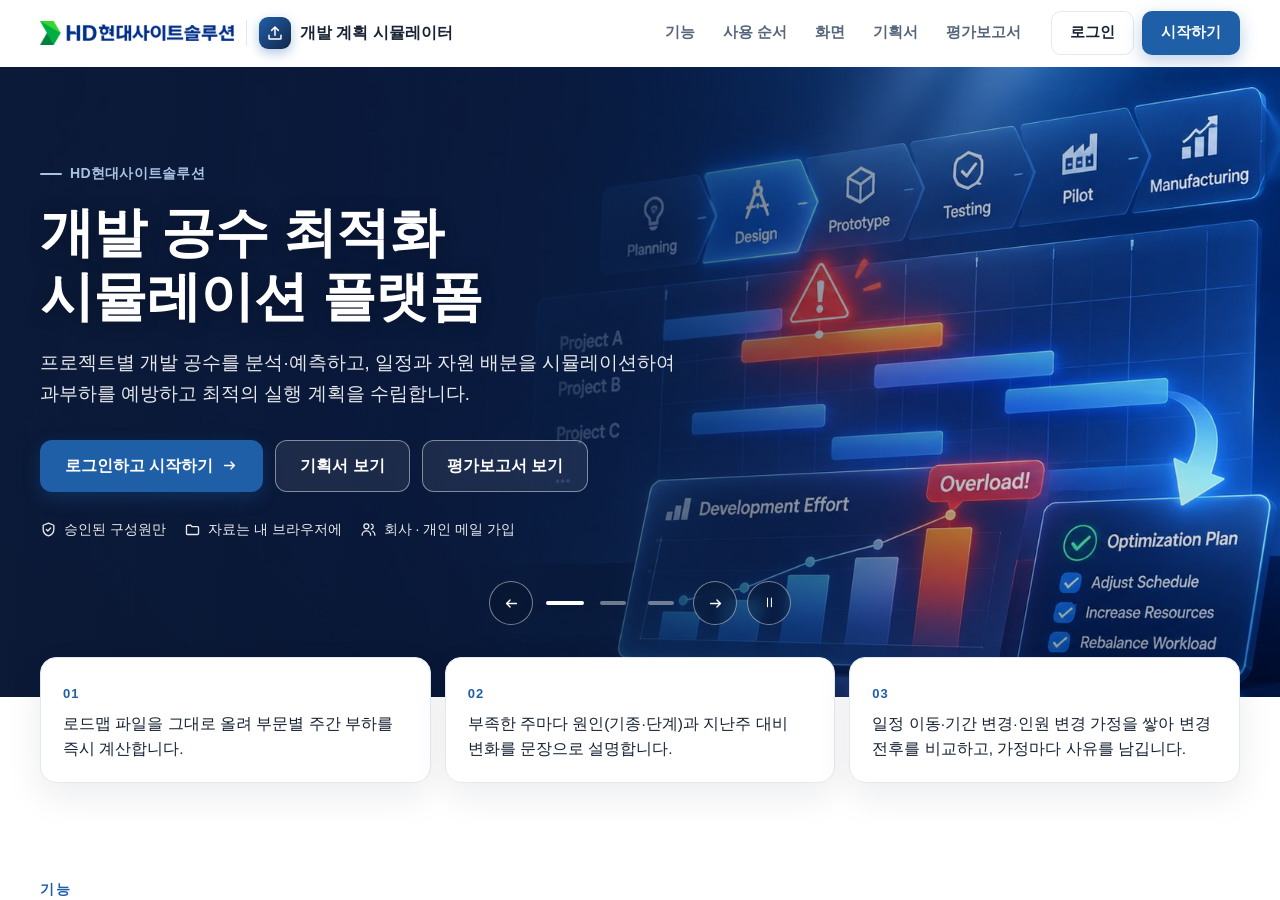
<file: index.html>
<!DOCTYPE html>
<html lang="ko">
<head>
<meta charset="UTF-8">
<meta name="viewport" content="width=device-width, initial-scale=1.0">
<title>개발 계획 시뮬레이터 — 부문별 업무 부하 예측</title>
<!-- seo-kit: 검색 · 공유 미리보기(주소를 옮기면 이 묶음의 주소를 내 주소로) -->
<link rel="canonical" href="https://build-2611-01.jobability.co.kr/">
<meta name="robots" content="index,follow">
<meta property="og:type" content="website">
<meta property="og:site_name" content="HD현대사이트솔루션">
<meta property="og:title" content="HD현대사이트솔루션 · 개발 공수 최적화 시뮬레이션 플랫폼">
<meta property="og:description" content="프로젝트별 개발 공수를 분석·예측하고, 일정과 자원 배분을 시뮬레이션하여 과부하를 예방하고 최적의 실행 계획을 수립합니다.">
<meta property="og:url" content="https://build-2611-01.jobability.co.kr/">
<meta property="og:image" content="https://build-2611-01.jobability.co.kr/og-image.png?v=2">
<meta property="og:image:secure_url" content="https://build-2611-01.jobability.co.kr/og-image.png?v=2">
<meta property="og:image:type" content="image/png">
<meta property="og:image:width" content="1200">
<meta property="og:image:height" content="630">
<meta property="og:image:alt" content="개발 공수 최적화 시뮬레이션 플랫폼">
<meta property="og:locale" content="ko_KR">
<meta name="twitter:card" content="summary_large_image">
<meta name="twitter:title" content="HD현대사이트솔루션 · 개발 공수 최적화 시뮬레이션 플랫폼">
<meta name="twitter:description" content="프로젝트별 개발 공수를 분석·예측하고, 일정과 자원 배분을 시뮬레이션하여 과부하를 예방하고 최적의 실행 계획을 수립합니다.">
<meta name="twitter:image" content="https://build-2611-01.jobability.co.kr/og-image.png?v=2">
<!-- /seo-kit -->
<meta name="description" content="프로젝트별 개발 공수를 분석·예측하고, 일정과 자원 배분을 시뮬레이션하여 과부하를 예방하고 최적의 실행 계획을 수립합니다.">
<link rel="icon" href="favicon.svg" type="image/svg+xml">
<link rel="stylesheet" href="css/style.css">
<link rel="stylesheet" href="css/app.css">
<!-- auth-kit: 로그인 전에는 도구 화면을 감춘다(js/auth.js 가 판정 뒤 푼다) -->
<script>document.documentElement.classList.add('auth-lock')</script>
<link rel="stylesheet" href="css/auth.css?v=2026-11-13.13">
<link rel="stylesheet" href="css/board.css?v=2026-11-13.13">
<link rel="stylesheet" href="css/kit-build.css?v=2026-11-13.13">
<!-- /auth-kit -->
</head>
<body>

<nav class="topnav" aria-label="주요 메뉴">
  <div class="topnav-inner">
    <a class="topnav-brand" href="index.html">개발 계획 시뮬레이터 <small>build-2611-01 · 기획 정호영</small></a>
    <ul class="topnav-links">
      <li><a href="#s-data">데이터</a></li>
      <li><a href="#s-load">부하 분석</a></li>
      <li><a href="#s-what">가정 비교</a></li>
      <li><a href="guide.html">사용법</a></li>
      <li><a href="plan.html">기획서</a></li>
    </ul>
  </div>
</nav>

<header class="hero"><div class="wrap">
  <div class="eyebrow">생성형 AI 업무자동화 전문가과정 · 2차수 · 프로젝트 01</div>
  <h1>개발 계획 시뮬레이터</h1>
  <p>사내 로드맵 Raw Data를 올리면 <b>개발부터 생산까지</b> 부문별 주간 업무 부하를 계산합니다.
     부족한 주에는 <b>어느 기종의 어느 단계 때문인지</b> 사유를 보여 주고,
     일정·인원 가정을 바꿔 <b>변경 전후</b>를 나란히 비교합니다.</p>
</div></header>

<main><div class="wrap">

<section id="s-data" class="card">
  <h2 style="margin-top:0">1. 로드맵 데이터를 올리세요</h2>
  <p class="sub">엑셀(.xlsx) 한 파일에 시트 3장 — <code>로드맵</code> · <code>부하기준</code> · <code>가용인력</code>.
     양식을 내려받아 채우거나, 예제로 먼저 해 보세요.</p>
  <label class="drop" id="drop">
    <input type="file" id="file" accept=".xlsx,.xls,.csv">
    <b>엑셀 파일을 끌어다 놓거나 눌러서 고르세요</b>
    <span>파일은 서버로 올라가지 않습니다 · 브라우저 안에서만 계산합니다</span>
  </label>
  <div class="btnrow">
    <button class="btn primary" id="btn-sample">예제로 해보기</button>
    <button class="btn" id="btn-template">빈 양식 내려받기</button>
  </div>
  <div id="data-status"></div>
</section>

<section id="s-load" class="card" hidden>
  <h2 style="margin-top:0">2. 부문별 주간 부하</h2>
  <div class="ctrl">
    <label>분석 기간 <input type="date" id="from"> ~ <input type="date" id="to"></label>
    <span class="legend"><i class="st-idle"></i>여유 &lt;50% <i class="st-ok"></i>적정 <i class="st-tight"></i>빠듯 ≥90% <i class="st-over"></i>부족</span>
  </div>
  <div id="summary"></div>
  <p class="sub">칸을 누르면 그 주의 부하 사유가 아래에 나옵니다. 숫자는 주당 필요 인원(명)입니다.</p>
  <div class="tablewrap heat" id="heat"></div>
  <div id="why"></div>
  <h3>부문 추이</h3>
  <div class="ctrl"><label>부문 <select id="dept"></select></label></div>
  <div id="chart" class="chart"></div>
  <h3>로드맵</h3>
  <div id="gantt" class="chart"></div>
</section>

<section id="s-what" class="card" hidden>
  <h2 style="margin-top:0">3. 가정을 넣어 비교하기</h2>
  <p class="sub">원본 데이터는 그대로 두고 가정만 얹습니다. 데이터에 없는 이유(부품 입고 지연, 고객 요청 등)는
     <b>사유 메모</b>에 적어 두면 비교 보고서에 함께 남습니다.</p>
  <div class="form">
    <label>종류
      <select id="a-type">
        <option value="shift">일정 이동</option>
        <option value="stretch">단계 기간 늘이기·줄이기</option>
        <option value="capacity">가용 인원 변경</option>
        <option value="fte">부하기준 변경</option>
      </select></label>
    <label class="f-proj">기종 <select id="a-project"></select></label>
    <label class="f-stage">단계 <select id="a-stage"></select></label>
    <label class="f-dept">부문 <select id="a-dept"></select></label>
    <label class="f-weeks">주 <input type="number" id="a-weeks" value="2" step="1"></label>
    <label class="f-fte">인원(명) <input type="number" id="a-fte" value="10" step="0.5" min="0"></label>
    <label class="f-cascade chk"><input type="checkbox" id="a-cascade" checked> 뒤 단계도 함께</label>
    <label class="f-note wide">사유 메모 <input type="text" id="a-note" placeholder="예: 협력사 금형 지연으로 시험 착수 2주 연기"></label>
    <button class="btn primary" id="a-add">가정 추가</button>
  </div>
  <ol id="adj-list" class="adj"></ol>
  <div id="compare"></div>
  <div class="btnrow">
    <button class="btn green" id="btn-export">엑셀로 내보내기</button>
    <button class="btn" id="btn-clear">가정 모두 지우기</button>
  </div>
</section>

</div></main>

<footer><div class="wrap">
  생성형 AI 업무자동화 전문가과정 2차수 · 프로젝트 01 · 기획 정호영 ·
  예제 데이터는 실제 사내 데이터가 아닙니다.
</div></footer>

<script src="lib/xlsx.full.min.js"></script>
<script src="js/sim.js"></script>
<script src="js/app.js"></script>
<!-- auth-kit: 로그인 · 사용 신청 · 승인 · 게시판(키트 정본 data10-00/kit/auth, 적용 build-2611-00/tools/kit) -->
<script src="vendor/supabase.js?v=2026-11-13.13"></script>
<script src="js/auth-config.js?v=2026-11-13.13"></script>
<script src="js/kit-build.js?v=2026-11-13.13"></script>
<script src="js/board.js?v=2026-11-13.13"></script>
<script src="js/auth.js?v=2026-11-13.13"></script>
<!-- /auth-kit -->
</body>
</html>
</file>
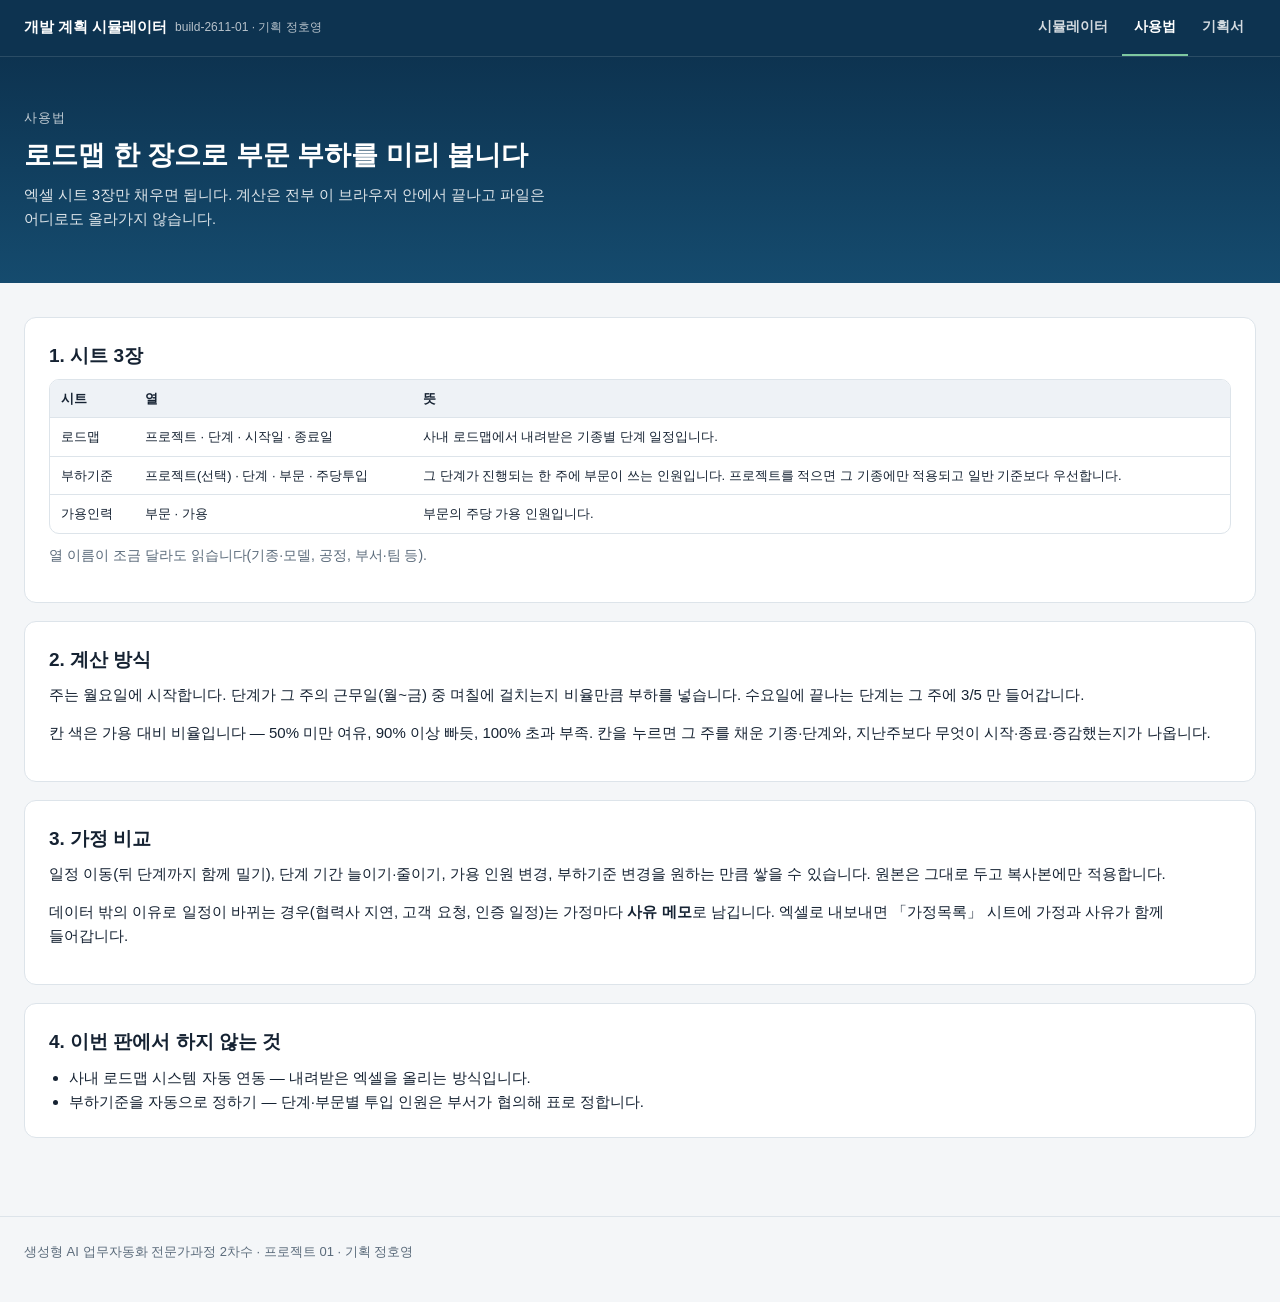
<file: guide.html>
<!DOCTYPE html>
<html lang="ko">
<head>
<meta charset="UTF-8">
<meta name="viewport" content="width=device-width, initial-scale=1.0">
<title>사용법 — 개발 계획 시뮬레이터</title>
<!-- seo-kit: 검색 · 공유 미리보기(주소를 옮기면 이 묶음의 주소를 내 주소로) -->
<link rel="canonical" href="https://build-2611-01.jobability.co.kr/guide.html">
<meta name="robots" content="index,follow">
<meta property="og:type" content="website">
<meta property="og:site_name" content="HD현대사이트솔루션">
<meta property="og:title" content="사용법 — 개발 계획 시뮬레이터">
<meta property="og:description" content="사내 로드맵 Raw Data(엑셀)를 올리면 개발부터 생산까지 부문별 주간 업무 부하를 계산하고, 부족 구간의 사유와 일정·인원 가정의 변경 전후 비교를 보여 주는 도구입니다.">
<meta property="og:url" content="https://build-2611-01.jobability.co.kr/guide.html">
<meta property="og:image" content="https://build-2611-01.jobability.co.kr/og-image.png?v=2">
<meta property="og:image:secure_url" content="https://build-2611-01.jobability.co.kr/og-image.png?v=2">
<meta property="og:image:type" content="image/png">
<meta property="og:image:width" content="1200">
<meta property="og:image:height" content="630">
<meta property="og:image:alt" content="개발 공수 최적화 시뮬레이션 플랫폼">
<meta property="og:locale" content="ko_KR">
<meta name="twitter:card" content="summary_large_image">
<meta name="twitter:title" content="사용법 — 개발 계획 시뮬레이터">
<meta name="twitter:description" content="사내 로드맵 Raw Data(엑셀)를 올리면 개발부터 생산까지 부문별 주간 업무 부하를 계산하고, 부족 구간의 사유와 일정·인원 가정의 변경 전후 비교를 보여 주는 도구입니다.">
<meta name="twitter:image" content="https://build-2611-01.jobability.co.kr/og-image.png?v=2">
<!-- /seo-kit -->
<link rel="icon" href="favicon.svg" type="image/svg+xml">
<link rel="stylesheet" href="css/style.css">
<link rel="stylesheet" href="css/app.css">
</head>
<body>
<nav class="topnav" aria-label="주요 메뉴">
  <div class="topnav-inner">
    <a class="topnav-brand" href="index.html">개발 계획 시뮬레이터 <small>build-2611-01 · 기획 정호영</small></a>
    <ul class="topnav-links">
      <li><a href="index.html">시뮬레이터</a></li>
      <li><a href="guide.html" class="active" aria-current="page">사용법</a></li>
      <li><a href="plan.html">기획서</a></li>
    </ul>
  </div>
</nav>
<header class="hero"><div class="wrap">
  <div class="eyebrow">사용법</div>
  <h1>로드맵 한 장으로 부문 부하를 미리 봅니다</h1>
  <p>엑셀 시트 3장만 채우면 됩니다. 계산은 전부 이 브라우저 안에서 끝나고 파일은 어디로도 올라가지 않습니다.</p>
</div></header>
<main><div class="wrap">
<div class="card">
  <h2 style="margin-top:0">1. 시트 3장</h2>
  <div class="tablewrap"><table>
    <thead><tr><th>시트</th><th>열</th><th>뜻</th></tr></thead>
    <tbody>
      <tr><td>로드맵</td><td>프로젝트 · 단계 · 시작일 · 종료일</td><td>사내 로드맵에서 내려받은 기종별 단계 일정입니다.</td></tr>
      <tr><td>부하기준</td><td>프로젝트(선택) · 단계 · 부문 · 주당투입</td><td>그 단계가 진행되는 한 주에 부문이 쓰는 인원입니다. 프로젝트를 적으면 그 기종에만 적용되고 일반 기준보다 우선합니다.</td></tr>
      <tr><td>가용인력</td><td>부문 · 가용</td><td>부문의 주당 가용 인원입니다.</td></tr>
    </tbody>
  </table></div>
  <p class="sub" style="margin-top:10px">열 이름이 조금 달라도 읽습니다(기종·모델, 공정, 부서·팀 등).</p>
</div>
<div class="card">
  <h2 style="margin-top:0">2. 계산 방식</h2>
  <p>주는 월요일에 시작합니다.
  단계가 그 주의 근무일(월~금) 중 며칠에 걸치는지 비율만큼 부하를 넣습니다.
  수요일에 끝나는 단계는 그 주에 3/5 만 들어갑니다.</p>
  <p>칸 색은 가용 대비 비율입니다 — 50% 미만 여유, 90% 이상 빠듯, 100% 초과 부족.
  칸을 누르면 그 주를 채운 기종·단계와, 지난주보다 무엇이 시작·종료·증감했는지가 나옵니다.</p>
</div>
<div class="card">
  <h2 style="margin-top:0">3. 가정 비교</h2>
  <p>일정 이동(뒤 단계까지 함께 밀기), 단계 기간 늘이기·줄이기, 가용 인원 변경, 부하기준 변경을 원하는 만큼 쌓을 수 있습니다.
  원본은 그대로 두고 복사본에만 적용합니다.</p>
  <p>데이터 밖의 이유로 일정이 바뀌는 경우(협력사 지연, 고객 요청, 인증 일정)는 가정마다 <b>사유 메모</b>로 남깁니다.
  엑셀로 내보내면 「가정목록」 시트에 가정과 사유가 함께 들어갑니다.</p>
</div>
<div class="card">
  <h2 style="margin-top:0">4. 이번 판에서 하지 않는 것</h2>
  <ul style="margin-left:20px">
    <li>사내 로드맵 시스템 자동 연동 — 내려받은 엑셀을 올리는 방식입니다.</li>
    <li>부하기준을 자동으로 정하기 — 단계·부문별 투입 인원은 부서가 협의해 표로 정합니다.</li>
  </ul>
</div>
</div></main>
<footer><div class="wrap">생성형 AI 업무자동화 전문가과정 2차수 · 프로젝트 01 · 기획 정호영</div></footer>
</body>
</html>
</file>
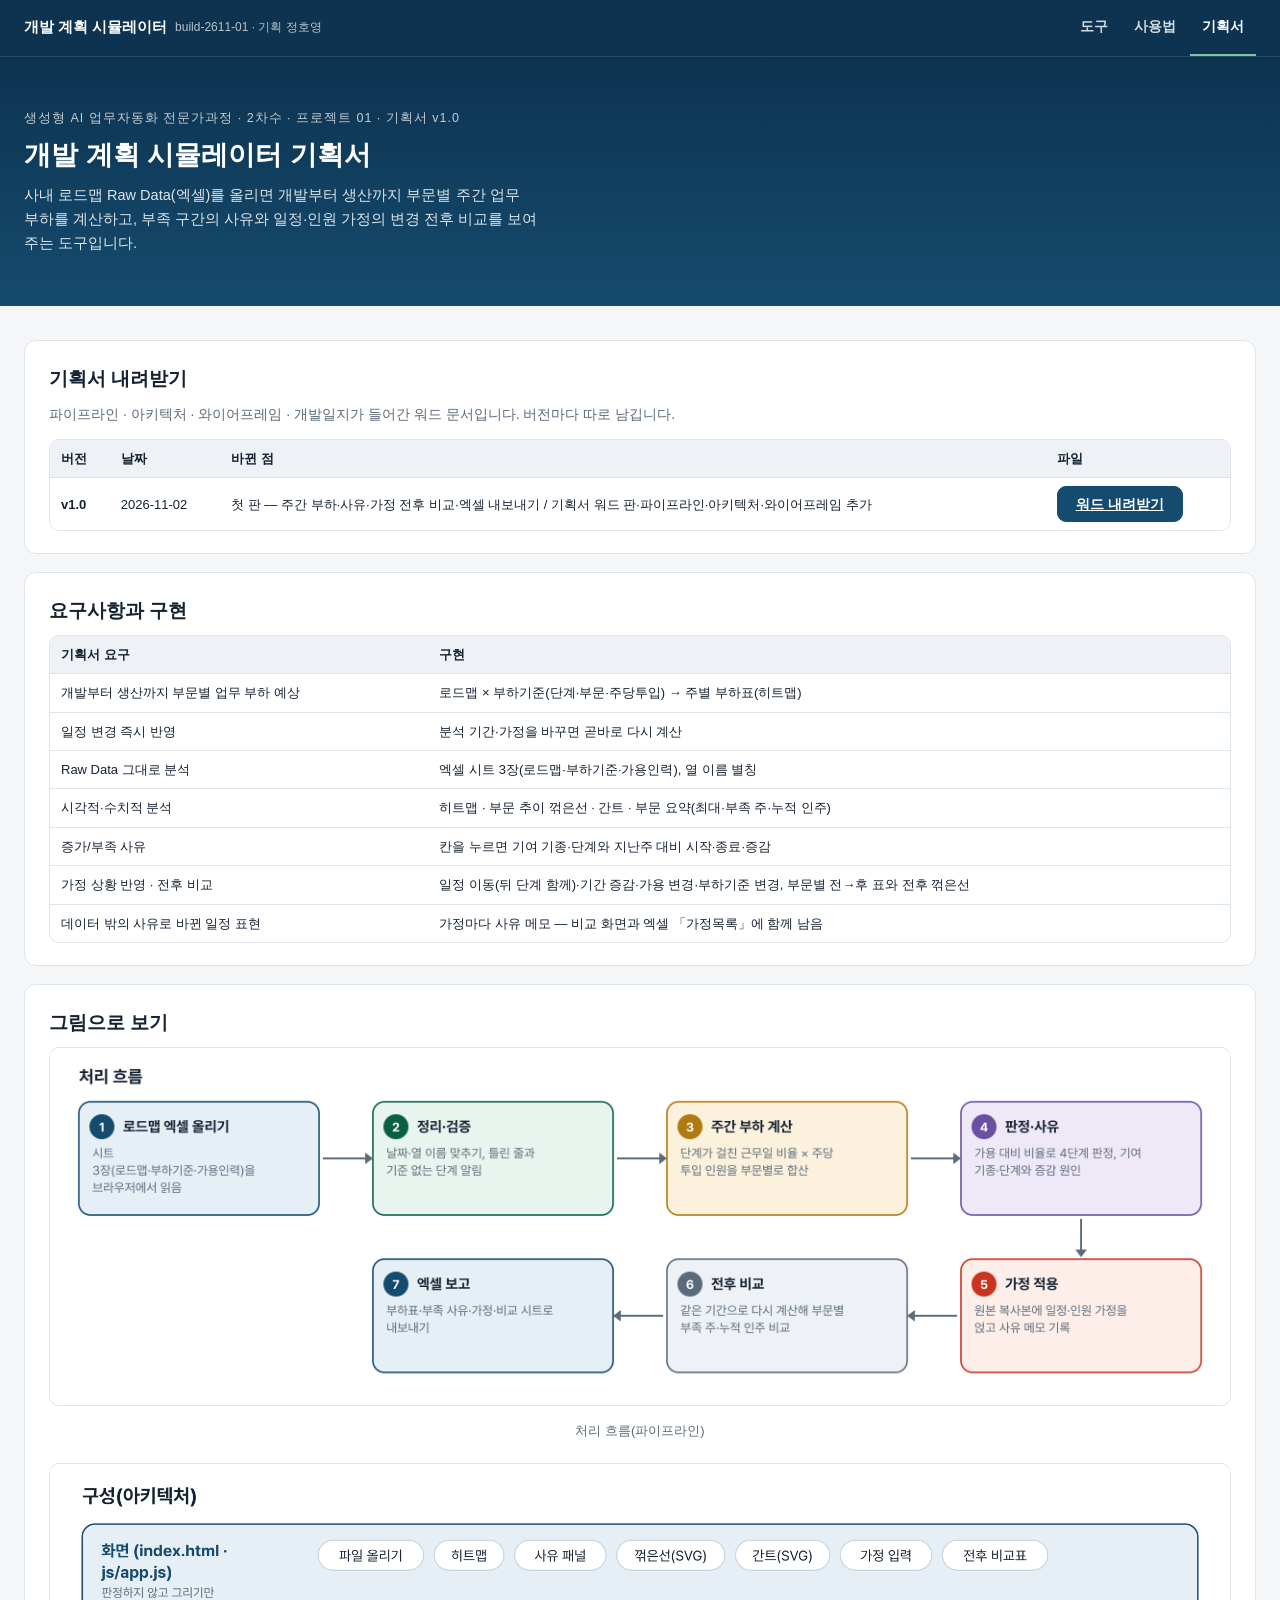
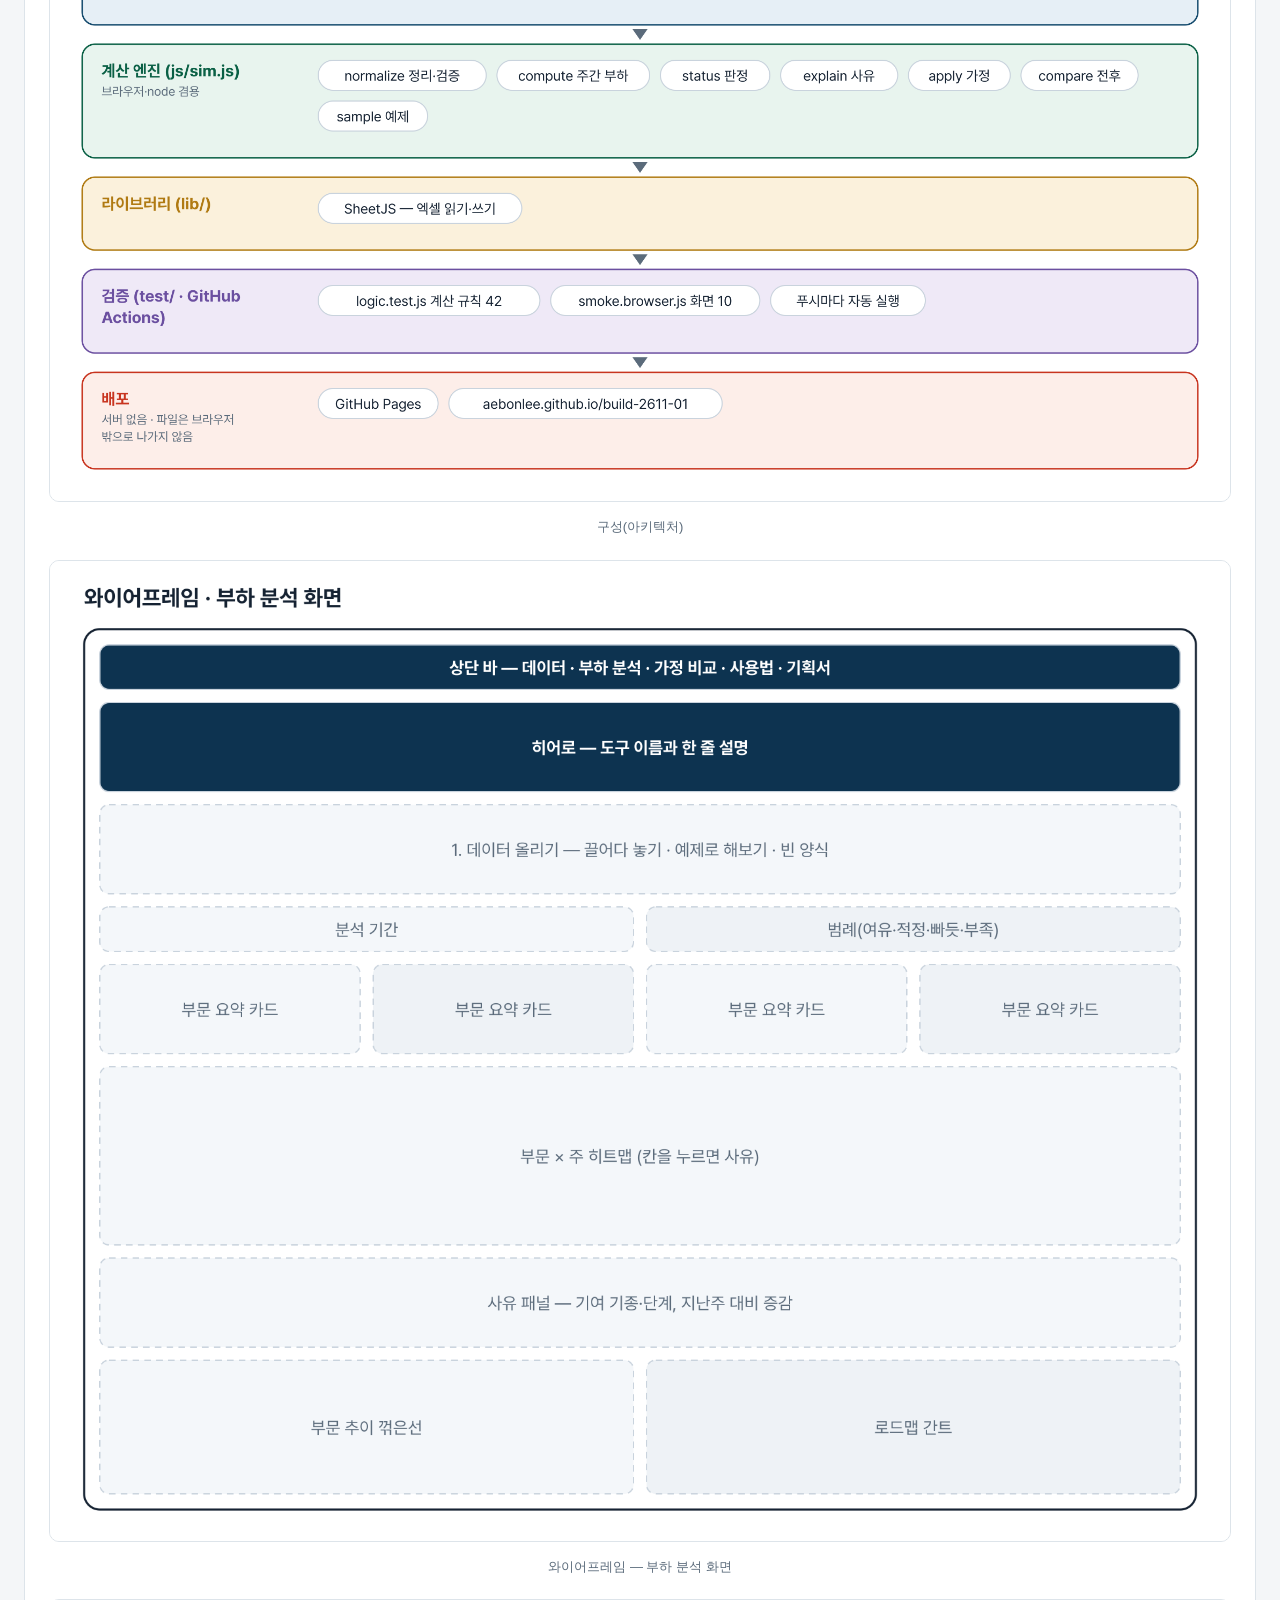
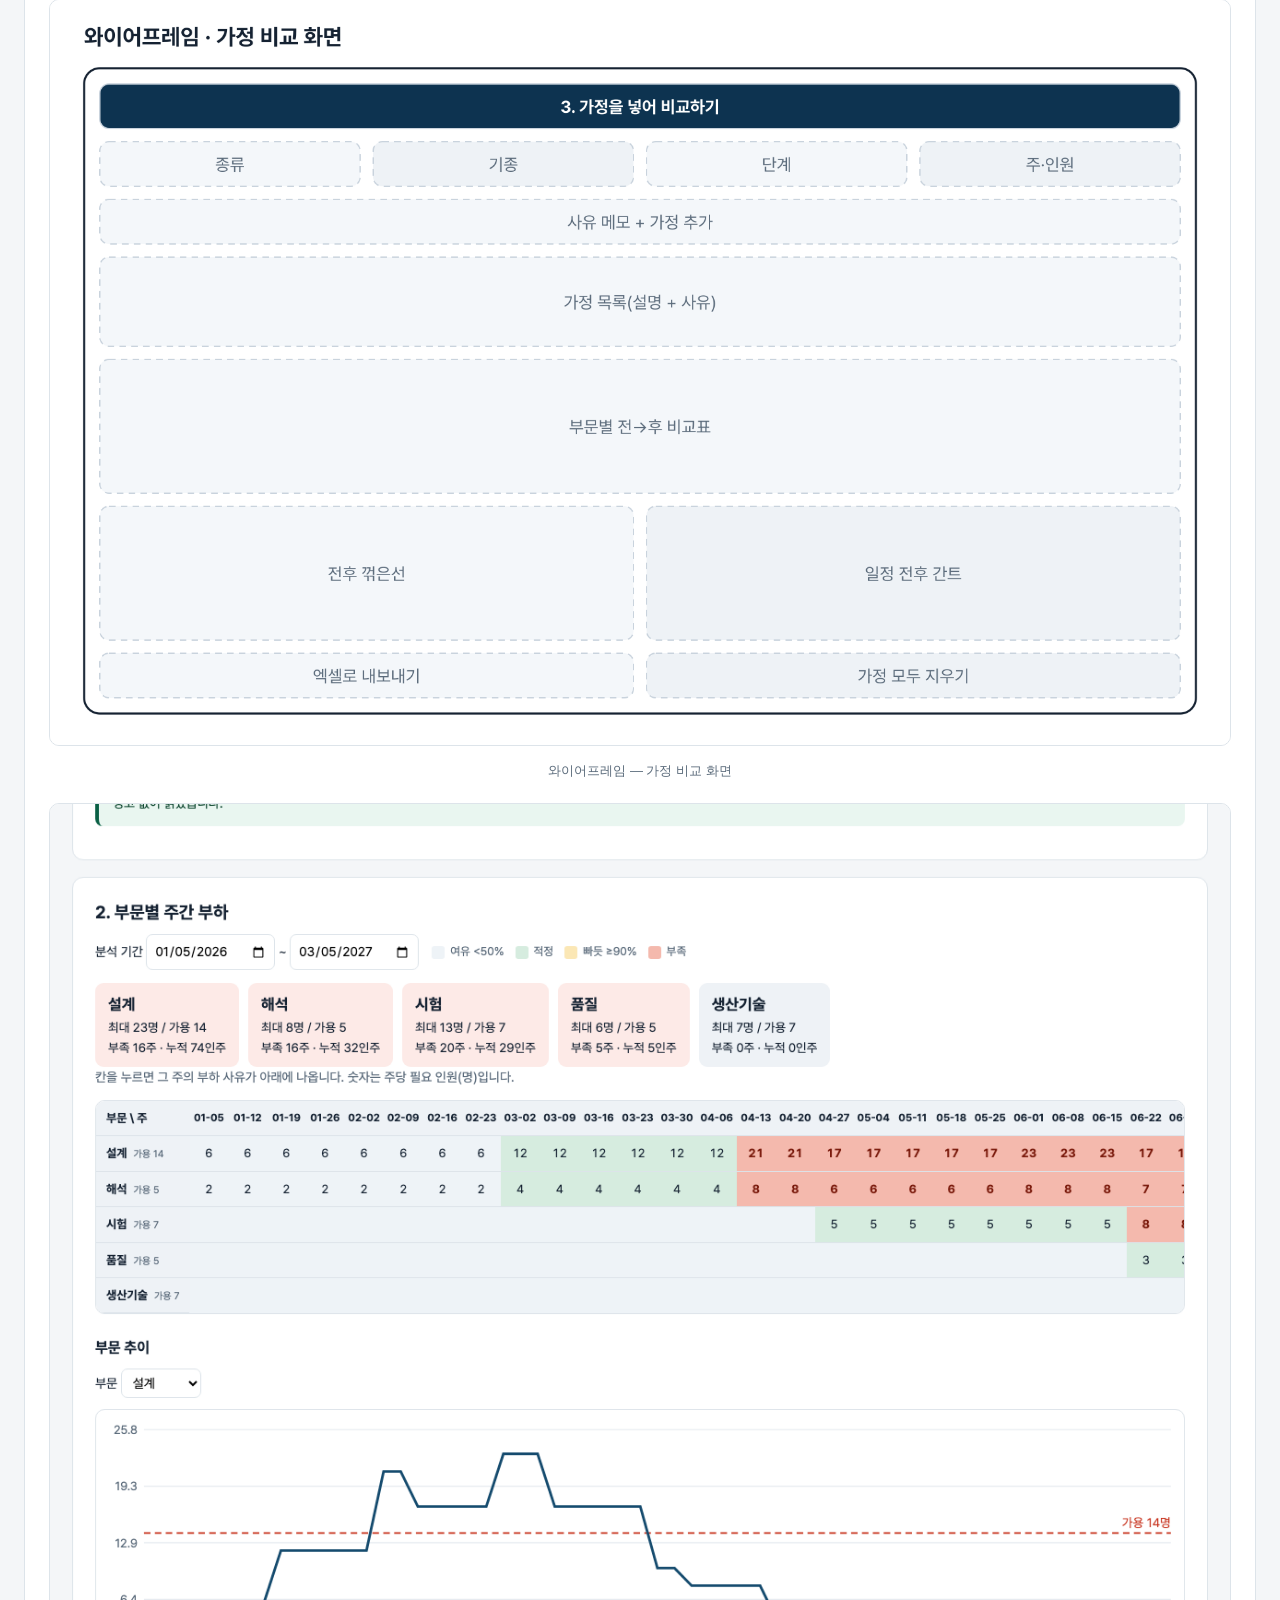
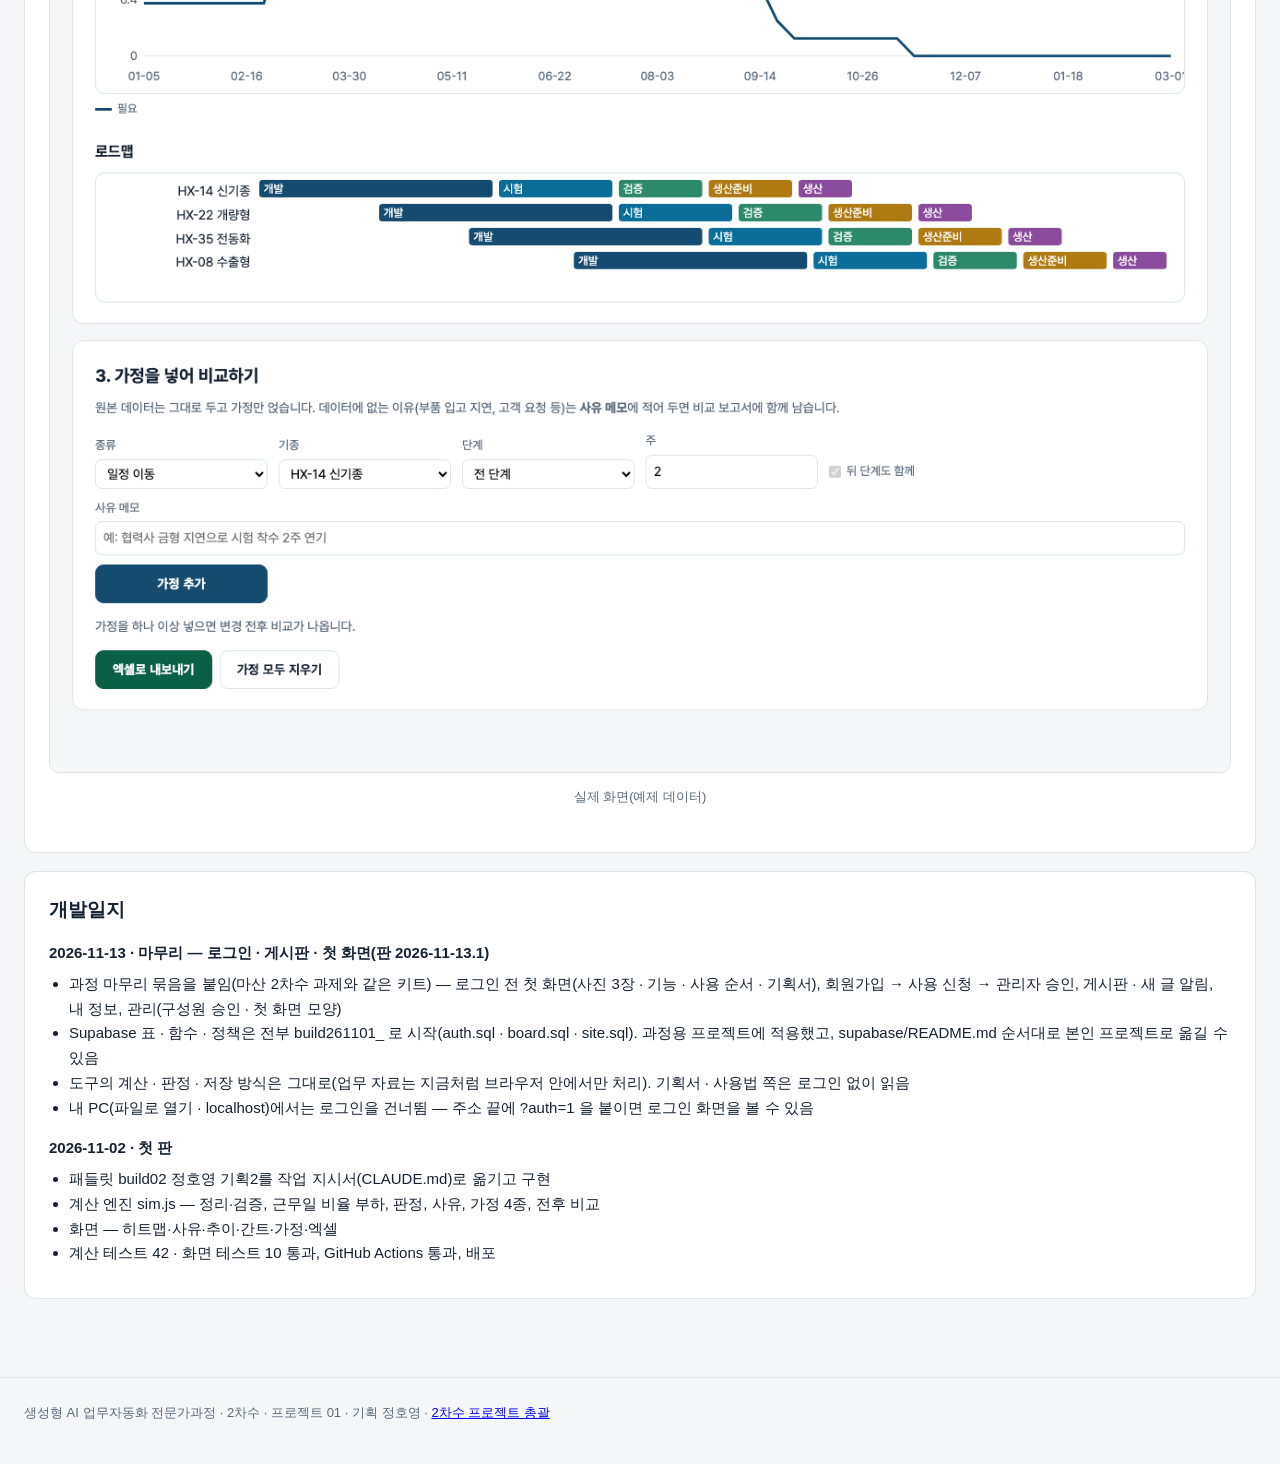
<file: plan.html>
<!DOCTYPE html>
<html lang="ko">
<head>
<meta charset="UTF-8">
<meta name="viewport" content="width=device-width, initial-scale=1.0">
<title>기획서 — 개발 계획 시뮬레이터</title>
<!-- seo-kit: 검색 · 공유 미리보기(주소를 옮기면 이 묶음의 주소를 내 주소로) -->
<link rel="canonical" href="https://build-2611-01.jobability.co.kr/plan.html">
<meta name="robots" content="index,follow">
<meta property="og:type" content="website">
<meta property="og:site_name" content="HD현대사이트솔루션">
<meta property="og:title" content="기획서 — 개발 계획 시뮬레이터">
<meta property="og:description" content="사내 로드맵 Raw Data(엑셀)를 올리면 개발부터 생산까지 부문별 주간 업무 부하를 계산하고, 부족 구간의 사유와 일정·인원 가정의 변경 전후 비교를 보여 주는 도구입니다.">
<meta property="og:url" content="https://build-2611-01.jobability.co.kr/plan.html">
<meta property="og:image" content="https://build-2611-01.jobability.co.kr/og-image.png?v=2">
<meta property="og:image:secure_url" content="https://build-2611-01.jobability.co.kr/og-image.png?v=2">
<meta property="og:image:type" content="image/png">
<meta property="og:image:width" content="1200">
<meta property="og:image:height" content="630">
<meta property="og:image:alt" content="개발 공수 최적화 시뮬레이션 플랫폼">
<meta property="og:locale" content="ko_KR">
<meta name="twitter:card" content="summary_large_image">
<meta name="twitter:title" content="기획서 — 개발 계획 시뮬레이터">
<meta name="twitter:description" content="사내 로드맵 Raw Data(엑셀)를 올리면 개발부터 생산까지 부문별 주간 업무 부하를 계산하고, 부족 구간의 사유와 일정·인원 가정의 변경 전후 비교를 보여 주는 도구입니다.">
<meta name="twitter:image" content="https://build-2611-01.jobability.co.kr/og-image.png?v=2">
<!-- /seo-kit -->
<link rel="icon" href="favicon.svg" type="image/svg+xml">
<link rel="stylesheet" href="css/style.css">
<style>
.plan-figs figure{margin:0 0 22px;} .plan-figs img{width:100%;height:auto;border:1px solid var(--line);border-radius:10px;background:#fff;}
.plan-figs figcaption{font-size:13px;color:var(--sub);text-align:center;margin-top:6px;}
.plan td{white-space:normal;} .plan td .btn{min-height:36px;white-space:nowrap;}
h3{font-size:15px;margin:16px 0 6px;} main ul{margin:0 0 10px 20px;}
</style>
</head>
<body>
<nav class="topnav" aria-label="주요 메뉴">
  <div class="topnav-inner">
    <a class="topnav-brand" href="index.html">개발 계획 시뮬레이터 <small>build-2611-01 · 기획 정호영</small></a>
    <ul class="topnav-links">
      <li><a href="index.html">도구</a></li>
      <li><a href="guide.html">사용법</a></li>
      <li><a href="plan.html" class="active" aria-current="page">기획서</a></li>
    </ul>
  </div>
</nav>
<header class="hero"><div class="wrap">
  <div class="eyebrow">생성형 AI 업무자동화 전문가과정 · 2차수 · 프로젝트 01 · 기획서 v1.0</div>
  <h1>개발 계획 시뮬레이터 기획서</h1>
  <p>사내 로드맵 Raw Data(엑셀)를 올리면 개발부터 생산까지 부문별 주간 업무 부하를 계산하고, 부족 구간의 사유와 일정·인원 가정의 변경 전후 비교를 보여 주는 도구입니다.</p>
</div></header>
<main><div class="wrap">
<div class="card">
  <h2 style="margin-top:0">기획서 내려받기</h2>
  <p class="sub">파이프라인 · 아키텍처 · 와이어프레임 · 개발일지가 들어간 워드 문서입니다. 버전마다 따로 남깁니다.</p>
  <div class="tablewrap plan"><table><thead><tr><th>버전</th><th>날짜</th><th>바뀐 점</th><th>파일</th></tr></thead><tbody><tr><td><b>v1.0</b></td><td>2026-11-02</td><td>첫 판 — 주간 부하·사유·가정 전후 비교·엑셀 내보내기 / 기획서 워드 판·파이프라인·아키텍처·와이어프레임 추가</td><td><a class="btn primary" href="docs/기획서/build-2611-01_정호영_개발계획시뮬레이터_기획서_v1.0.docx" download>워드 내려받기</a></td></tr></tbody></table></div>
</div>
<div class="card plan">
  <h2 style="margin-top:0">요구사항과 구현</h2>
  <div class="tablewrap"><table><thead><tr><th>기획서 요구</th><th>구현</th></tr></thead><tbody><tr><td>개발부터 생산까지 부문별 업무 부하 예상</td><td>로드맵 × 부하기준(단계·부문·주당투입) → 주별 부하표(히트맵)</td></tr><tr><td>일정 변경 즉시 반영</td><td>분석 기간·가정을 바꾸면 곧바로 다시 계산</td></tr><tr><td>Raw Data 그대로 분석</td><td>엑셀 시트 3장(로드맵·부하기준·가용인력), 열 이름 별칭</td></tr><tr><td>시각적·수치적 분석</td><td>히트맵 · 부문 추이 꺾은선 · 간트 · 부문 요약(최대·부족 주·누적 인주)</td></tr><tr><td>증가/부족 사유</td><td>칸을 누르면 기여 기종·단계와 지난주 대비 시작·종료·증감</td></tr><tr><td>가정 상황 반영 · 전후 비교</td><td>일정 이동(뒤 단계 함께)·기간 증감·가용 변경·부하기준 변경, 부문별 전→후 표와 전후 꺾은선</td></tr><tr><td>데이터 밖의 사유로 바뀐 일정 표현</td><td>가정마다 사유 메모 — 비교 화면과 엑셀 「가정목록」에 함께 남음</td></tr></tbody></table></div>
</div>
<div class="card plan-figs"><h2 style="margin-top:0">그림으로 보기</h2><figure><img src="docs/img/pipeline.png" alt="처리 흐름(파이프라인)" loading="lazy"><figcaption>처리 흐름(파이프라인)</figcaption></figure><figure><img src="docs/img/architecture.png" alt="구성(아키텍처)" loading="lazy"><figcaption>구성(아키텍처)</figcaption></figure><figure><img src="docs/img/wireframe-1.png" alt="와이어프레임 — 부하 분석 화면" loading="lazy"><figcaption>와이어프레임 — 부하 분석 화면</figcaption></figure><figure><img src="docs/img/wireframe-2.png" alt="와이어프레임 — 가정 비교 화면" loading="lazy"><figcaption>와이어프레임 — 가정 비교 화면</figcaption></figure><figure><img src="docs/img/screen.png" alt="실제 화면(예제 데이터)" loading="lazy"><figcaption>실제 화면(예제 데이터)</figcaption></figure></div>
<div class="card"><h2 style="margin-top:0">개발일지</h2><h3>2026-11-13 · 마무리 — 로그인 · 게시판 · 첫 화면(판 2026-11-13.1)</h3><ul><li>과정 마무리 묶음을 붙임(마산 2차수 과제와 같은 키트) — 로그인 전 첫 화면(사진 3장 · 기능 · 사용 순서 · 기획서), 회원가입 → 사용 신청 → 관리자 승인, 게시판 · 새 글 알림, 내 정보, 관리(구성원 승인 · 첫 화면 모양)</li><li>Supabase 표 · 함수 · 정책은 전부 build261101_ 로 시작(auth.sql · board.sql · site.sql). 과정용 프로젝트에 적용했고, supabase/README.md 순서대로 본인 프로젝트로 옮길 수 있음</li><li>도구의 계산 · 판정 · 저장 방식은 그대로(업무 자료는 지금처럼 브라우저 안에서만 처리). 기획서 · 사용법 쪽은 로그인 없이 읽음</li><li>내 PC(파일로 열기 · localhost)에서는 로그인을 건너뜀 — 주소 끝에 ?auth=1 을 붙이면 로그인 화면을 볼 수 있음</li></ul><h3>2026-11-02 · 첫 판</h3><ul><li>패들릿 build02 정호영 기획2를 작업 지시서(CLAUDE.md)로 옮기고 구현</li><li>계산 엔진 sim.js — 정리·검증, 근무일 비율 부하, 판정, 사유, 가정 4종, 전후 비교</li><li>화면 — 히트맵·사유·추이·간트·가정·엑셀</li><li>계산 테스트 42 · 화면 테스트 10 통과, GitHub Actions 통과, 배포</li></ul></div>
</div></main>
<footer><div class="wrap">생성형 AI 업무자동화 전문가과정 · 2차수 · 프로젝트 01 · 기획 정호영 · <a href="https://build-2611-00.jobability.co.kr/">2차수 프로젝트 총괄</a></div></footer>
</body>
</html>
</file>
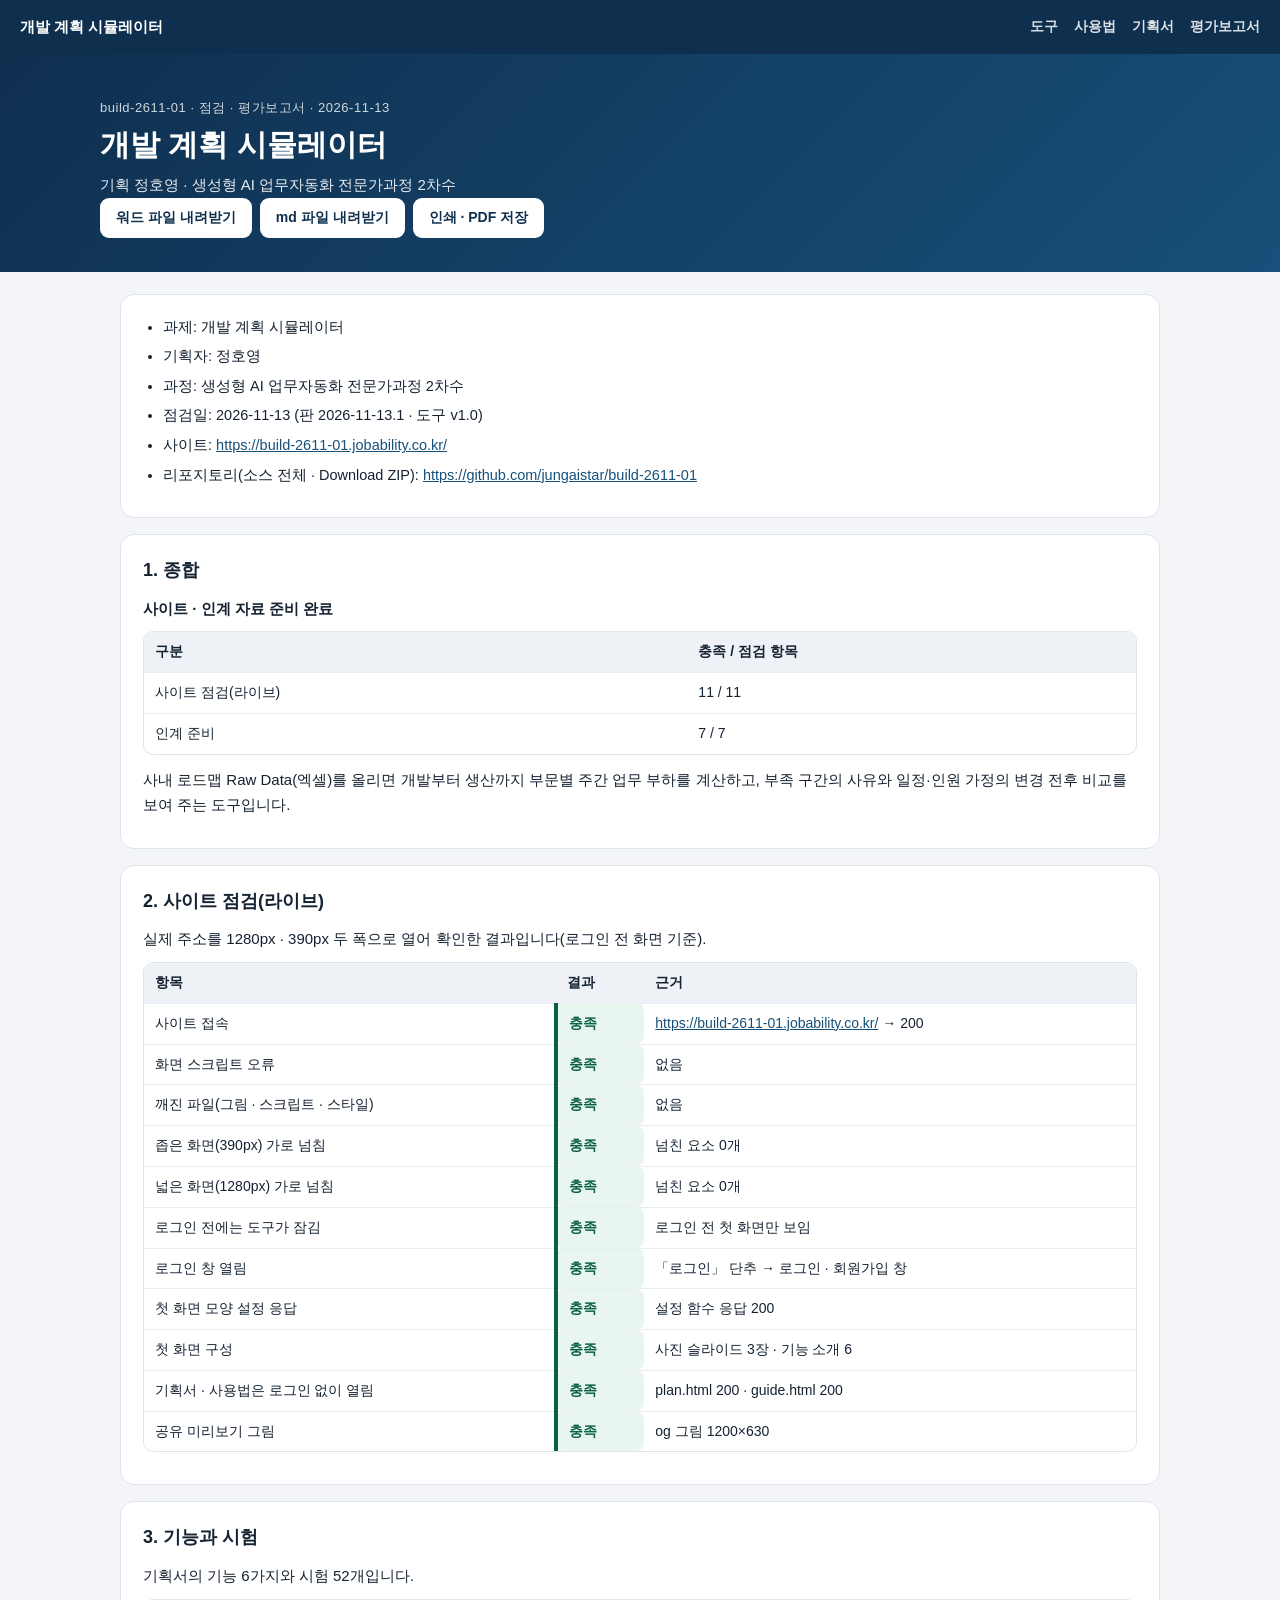
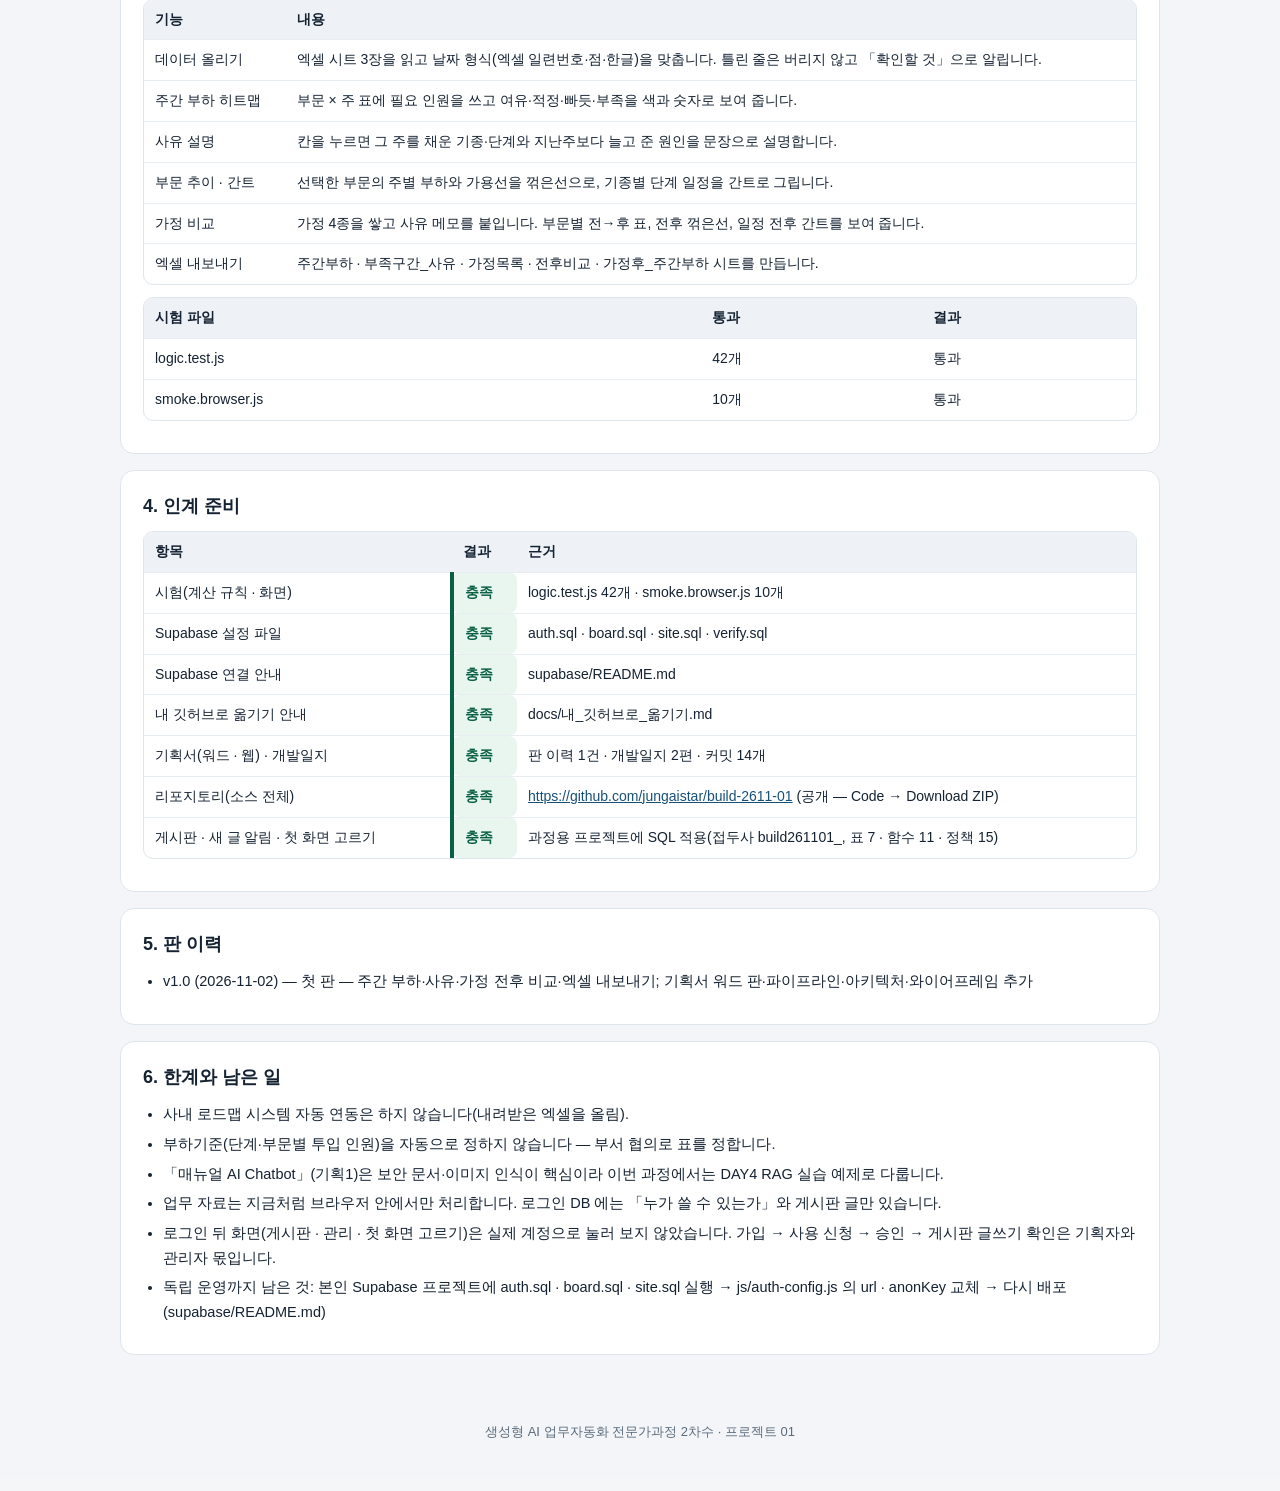
<file: report.html>
<!DOCTYPE html>
<html lang="ko">
<head>
<meta charset="UTF-8">
<meta name="viewport" content="width=device-width, initial-scale=1.0">
<title>평가보고서 — 개발 계획 시뮬레이터</title>
<!-- seo-kit: 검색 · 공유 미리보기(주소를 옮기면 이 묶음의 주소를 내 주소로) -->
<link rel="canonical" href="https://build-2611-01.jobability.co.kr/report.html">
<meta name="robots" content="index,follow">
<meta property="og:type" content="website">
<meta property="og:site_name" content="HD현대사이트솔루션">
<meta property="og:title" content="평가보고서 — 개발 계획 시뮬레이터">
<meta property="og:description" content="개발 계획 시뮬레이터 점검 · 평가보고서(2026-11-13) — 사이트 점검, 기능과 시험, 인계 준비, 판 이력, 한계.">
<meta property="og:url" content="https://build-2611-01.jobability.co.kr/report.html">
<meta property="og:image" content="https://build-2611-01.jobability.co.kr/og-image.png?v=2">
<meta property="og:image:secure_url" content="https://build-2611-01.jobability.co.kr/og-image.png?v=2">
<meta property="og:image:type" content="image/png">
<meta property="og:image:width" content="1200">
<meta property="og:image:height" content="630">
<meta property="og:image:alt" content="개발 공수 최적화 시뮬레이션 플랫폼">
<meta property="og:locale" content="ko_KR">
<meta name="twitter:card" content="summary_large_image">
<meta name="twitter:title" content="평가보고서 — 개발 계획 시뮬레이터">
<meta name="twitter:description" content="개발 계획 시뮬레이터 점검 · 평가보고서(2026-11-13) — 사이트 점검, 기능과 시험, 인계 준비, 판 이력, 한계.">
<meta name="twitter:image" content="https://build-2611-01.jobability.co.kr/og-image.png?v=2">
<!-- /seo-kit -->
<meta name="description" content="개발 계획 시뮬레이터 점검 · 평가보고서(2026-11-13) — 사이트 점검, 기능과 시험, 인계 준비, 판 이력, 한계.">
<link rel="icon" href="favicon.svg" type="image/svg+xml">
<link rel="stylesheet" href="css/style.css">
<style>
body{margin:0;font-family:Pretendard,-apple-system,"Apple SD Gothic Neo","Malgun Gothic",sans-serif;background:#f3f5f8;color:#152232;line-height:1.7;word-break:keep-all;overflow-wrap:break-word;}
.rp-top{background:#0f2f4f;color:#fff;padding:14px 20px;display:flex;flex-wrap:wrap;gap:8px 18px;align-items:center;justify-content:space-between;}
.rp-top a{color:#fff;text-decoration:none;font-weight:700;font-size:15px;} .rp-top nav{display:flex;flex-direction:row;flex-wrap:wrap;gap:4px 16px;} .rp-top nav a{font-weight:600;font-size:14px;opacity:.85;}
.rp-hero{background:linear-gradient(135deg,#0f2f4f,#17507a);color:#fff;padding:40px 20px 34px;} .rp-hero div,.rp-main{max-width:1080px;margin:0 auto;}
.rp-hero small{opacity:.8;font-size:13px;letter-spacing:.04em;} .rp-hero h1{margin:6px 0 8px;font-size:clamp(22px,3.4vw,30px);line-height:1.3;} .rp-hero p{margin:0;opacity:.9;font-size:15px;}
.rp-main{padding:22px 20px 50px;} .rp-main section.card{background:#fff;border:1px solid #dfe5ec;border-radius:14px;padding:20px 22px;margin:0 0 16px;} .rp-main section.card:empty{display:none;}
.rp-main h2{margin:0 0 10px;font-size:18px;} .rp-main p{margin:0 0 10px;font-size:15px;} .rp-main ul{margin:0 0 10px 20px;padding:0;} .rp-main li{margin-bottom:5px;font-size:14.5px;}
.rp-main .tablewrap{overflow-x:auto;max-height:none;border:1px solid #dfe5ec;border-radius:10px;margin:0 0 12px;} .rp-main table{border-collapse:collapse;width:100%;font-size:14px;}
.rp-main th,.rp-main td{padding:8px 11px;border-bottom:1px solid #e8edf2;text-align:left;vertical-align:top;white-space:normal;} .rp-main th{background:#eef2f6;white-space:nowrap;position:static;}
.rp-main td.st{font-weight:700;white-space:nowrap;} .rp-main td.ok{color:#0a6045;} .rp-main td.no{color:#c8341f;} .rp-main a{color:#17507a;} .rp-main code{background:#eef2f6;border-radius:4px;padding:0 4px;font-size:13px;}
.rp-dl{display:flex;flex-wrap:wrap;gap:8px;margin-top:16px;} .rp-dl a{display:inline-flex;align-items:center;min-height:40px;padding:0 16px;border-radius:9px;background:#fff;color:#0f2f4f;font-weight:700;font-size:14px;text-decoration:none;}
.rp-foot{text-align:center;color:#5b6b7b;font-size:13px;padding:0 20px 34px;}
@media print{.rp-top,.rp-dl{display:none;} body{background:#fff;} .rp-main section.card{border:0;padding:0 0 8px;}}
</style>
</head>
<body>
<div class="rp-top"><a href="index.html">개발 계획 시뮬레이터</a><nav aria-label="문서"><a href="index.html">도구</a><a href="guide.html">사용법</a><a href="plan.html">기획서</a><a href="report.html" aria-current="page">평가보고서</a></nav></div>
<header class="rp-hero"><div>
  <small>build-2611-01 · 점검 · 평가보고서 · 2026-11-13</small>
  <h1>개발 계획 시뮬레이터</h1>
  <p>기획 정호영 · 생성형 AI 업무자동화 전문가과정 2차수</p>
  <div class="rp-dl"><a href="docs/평가보고서/build-2611-01_평가보고서_2026-11-13.docx" download>워드 파일 내려받기</a><a href="docs/평가보고서/build-2611-01_평가보고서_2026-11-13.md" download>md 파일 내려받기</a><a href="#" onclick="window.print();return false">인쇄 · PDF 저장</a></div>
</div></header>
<main class="rp-main">
<section class="card"><ul>
<li>과제: 개발 계획 시뮬레이터</li>
<li>기획자: 정호영</li>
<li>과정: 생성형 AI 업무자동화 전문가과정 2차수</li>
<li>점검일: 2026-11-13 (판 2026-11-13.1 · 도구 v1.0)</li>
<li>사이트: <a href="https://build-2611-01.jobability.co.kr/">https://build-2611-01.jobability.co.kr/</a></li>
<li>리포지토리(소스 전체 · Download ZIP): <a href="https://github.com/jungaistar/build-2611-01">https://github.com/jungaistar/build-2611-01</a></li>
</ul>
</section><section class="card"><h2>1. 종합</h2>
<p><b>사이트 · 인계 자료 준비 완료</b></p>
<div class="tablewrap"><table><thead><tr><th>구분</th><th>충족 / 점검 항목</th></tr></thead><tbody><tr><td>사이트 점검(라이브)</td><td>11 / 11</td></tr><tr><td>인계 준비</td><td>7 / 7</td></tr></tbody></table></div>
<p>사내 로드맵 Raw Data(엑셀)를 올리면 개발부터 생산까지 부문별 주간 업무 부하를 계산하고, 부족 구간의 사유와 일정·인원 가정의 변경 전후 비교를 보여 주는 도구입니다.</p>
</section><section class="card"><h2>2. 사이트 점검(라이브)</h2>
<p>실제 주소를 1280px · 390px 두 폭으로 열어 확인한 결과입니다(로그인 전 화면 기준).</p>
<div class="tablewrap"><table><thead><tr><th>항목</th><th>결과</th><th>근거</th></tr></thead><tbody><tr><td>사이트 접속</td><td class="st ok">충족</td><td><a href="https://build-2611-01.jobability.co.kr/">https://build-2611-01.jobability.co.kr/</a> → 200</td></tr><tr><td>화면 스크립트 오류</td><td class="st ok">충족</td><td>없음</td></tr><tr><td>깨진 파일(그림 · 스크립트 · 스타일)</td><td class="st ok">충족</td><td>없음</td></tr><tr><td>좁은 화면(390px) 가로 넘침</td><td class="st ok">충족</td><td>넘친 요소 0개</td></tr><tr><td>넓은 화면(1280px) 가로 넘침</td><td class="st ok">충족</td><td>넘친 요소 0개</td></tr><tr><td>로그인 전에는 도구가 잠김</td><td class="st ok">충족</td><td>로그인 전 첫 화면만 보임</td></tr><tr><td>로그인 창 열림</td><td class="st ok">충족</td><td>「로그인」 단추 → 로그인 · 회원가입 창</td></tr><tr><td>첫 화면 모양 설정 응답</td><td class="st ok">충족</td><td>설정 함수 응답 200</td></tr><tr><td>첫 화면 구성</td><td class="st ok">충족</td><td>사진 슬라이드 3장 · 기능 소개 6</td></tr><tr><td>기획서 · 사용법은 로그인 없이 열림</td><td class="st ok">충족</td><td>plan.html 200 · guide.html 200</td></tr><tr><td>공유 미리보기 그림</td><td class="st ok">충족</td><td>og 그림 1200×630</td></tr></tbody></table></div>
</section><section class="card"><h2>3. 기능과 시험</h2>
<p>기획서의 기능 6가지와 시험 52개입니다.</p>
<div class="tablewrap"><table><thead><tr><th>기능</th><th>내용</th></tr></thead><tbody><tr><td>데이터 올리기</td><td>엑셀 시트 3장을 읽고 날짜 형식(엑셀 일련번호·점·한글)을 맞춥니다. 틀린 줄은 버리지 않고 「확인할 것」으로 알립니다.</td></tr><tr><td>주간 부하 히트맵</td><td>부문 × 주 표에 필요 인원을 쓰고 여유·적정·빠듯·부족을 색과 숫자로 보여 줍니다.</td></tr><tr><td>사유 설명</td><td>칸을 누르면 그 주를 채운 기종·단계와 지난주보다 늘고 준 원인을 문장으로 설명합니다.</td></tr><tr><td>부문 추이 · 간트</td><td>선택한 부문의 주별 부하와 가용선을 꺾은선으로, 기종별 단계 일정을 간트로 그립니다.</td></tr><tr><td>가정 비교</td><td>가정 4종을 쌓고 사유 메모를 붙입니다. 부문별 전→후 표, 전후 꺾은선, 일정 전후 간트를 보여 줍니다.</td></tr><tr><td>엑셀 내보내기</td><td>주간부하 · 부족구간_사유 · 가정목록 · 전후비교 · 가정후_주간부하 시트를 만듭니다.</td></tr></tbody></table></div>
<div class="tablewrap"><table><thead><tr><th>시험 파일</th><th>통과</th><th>결과</th></tr></thead><tbody><tr><td>logic.test.js</td><td>42개</td><td>통과</td></tr><tr><td>smoke.browser.js</td><td>10개</td><td>통과</td></tr></tbody></table></div>
</section><section class="card"><h2>4. 인계 준비</h2>
<div class="tablewrap"><table><thead><tr><th>항목</th><th>결과</th><th>근거</th></tr></thead><tbody><tr><td>시험(계산 규칙 · 화면)</td><td class="st ok">충족</td><td>logic.test.js 42개 · smoke.browser.js 10개</td></tr><tr><td>Supabase 설정 파일</td><td class="st ok">충족</td><td>auth.sql · board.sql · site.sql · verify.sql</td></tr><tr><td>Supabase 연결 안내</td><td class="st ok">충족</td><td>supabase/README.md</td></tr><tr><td>내 깃허브로 옮기기 안내</td><td class="st ok">충족</td><td>docs/내_깃허브로_옮기기.md</td></tr><tr><td>기획서(워드 · 웹) · 개발일지</td><td class="st ok">충족</td><td>판 이력 1건 · 개발일지 2편 · 커밋 14개</td></tr><tr><td>리포지토리(소스 전체)</td><td class="st ok">충족</td><td><a href="https://github.com/jungaistar/build-2611-01">https://github.com/jungaistar/build-2611-01</a> (공개 — Code → Download ZIP)</td></tr><tr><td>게시판 · 새 글 알림 · 첫 화면 고르기</td><td class="st ok">충족</td><td>과정용 프로젝트에 SQL 적용(접두사 build261101_, 표 7 · 함수 11 · 정책 15)</td></tr></tbody></table></div>
</section><section class="card"><h2>5. 판 이력</h2>
<ul>
<li>v1.0 (2026-11-02) — 첫 판 — 주간 부하·사유·가정 전후 비교·엑셀 내보내기; 기획서 워드 판·파이프라인·아키텍처·와이어프레임 추가</li>
</ul>
</section><section class="card"><h2>6. 한계와 남은 일</h2>
<ul>
<li>사내 로드맵 시스템 자동 연동은 하지 않습니다(내려받은 엑셀을 올림).</li>
<li>부하기준(단계·부문별 투입 인원)을 자동으로 정하지 않습니다 — 부서 협의로 표를 정합니다.</li>
<li>「매뉴얼 AI Chatbot」(기획1)은 보안 문서·이미지 인식이 핵심이라 이번 과정에서는 DAY4 RAG 실습 예제로 다룹니다.</li>
<li>업무 자료는 지금처럼 브라우저 안에서만 처리합니다. 로그인 DB 에는 「누가 쓸 수 있는가」와 게시판 글만 있습니다.</li>
<li>로그인 뒤 화면(게시판 · 관리 · 첫 화면 고르기)은 실제 계정으로 눌러 보지 않았습니다. 가입 → 사용 신청 → 승인 → 게시판 글쓰기 확인은 기획자와 관리자 몫입니다.</li>
<li>독립 운영까지 남은 것: 본인 Supabase 프로젝트에 auth.sql · board.sql · site.sql 실행 → js/auth-config.js 의 url · anonKey 교체 → 다시 배포(supabase/README.md)</li>
</ul></section>
</main>
<p class="rp-foot">생성형 AI 업무자동화 전문가과정 2차수 · 프로젝트 01</p>
</body>
</html>
</file>
<file: css/style.css>
:root{
  --bg:#f4f6f8; --card:#fff; --ink:#152232; --sub:#5b6b7b; --line:#dde4ea;
  --brand:#154b6e; --brand-deep:#0d3350; --accent:#0b6e99;
  --ok:#0a6045; --warn:#7a4f00; --danger:#c8341f;
  --wrap:1320px; --pad:24px;
}
@media (max-width:640px){ :root{ --pad:16px; } }
*{box-sizing:border-box; margin:0; padding:0;}
html,body{background:var(--bg); color:var(--ink);
  font-family:"Pretendard","Apple SD Gothic Neo","Malgun Gothic",sans-serif;}
body{font-size:15px; line-height:1.65; word-break:keep-all; overflow-wrap:break-word;}

/* 상단 바는 고정 — 표를 아래로 훑는 동안에도 조작부가 보여야 한다.
   sticky 가 아니라 fixed 다: 조상에 overflow 가 걸리면 sticky 는 조용히 죽는다. */
.topnav{position:fixed; top:0; left:0; right:0; z-index:40;
  background:var(--brand-deep); border-bottom:1px solid rgba(255,255,255,.12);}
.topnav-inner{display:flex; align-items:center; justify-content:space-between;
  gap:20px; max-width:var(--wrap); margin:0 auto; padding:0 var(--pad); min-height:56px;}
.topnav-brand{display:flex; align-items:center; min-height:56px; color:#fff;
  font-weight:750; font-size:14.5px; text-decoration:none; white-space:nowrap;}
.topnav-brand small{font-weight:400; opacity:.7; font-size:12px; margin-left:8px;}
.topnav-links{display:flex; align-items:center; gap:2px; list-style:none; margin:0; padding:0;
  overflow-x:auto; scrollbar-width:none;}
.topnav-links::-webkit-scrollbar{display:none;}
.topnav-links a{display:flex; align-items:center; min-height:56px; padding:0 12px;
  color:rgba(255,255,255,.82); text-decoration:none; font-size:13.5px; font-weight:600;
  white-space:nowrap; border-bottom:2px solid transparent;}
.topnav-links a:hover{color:#fff;}
.topnav-links a.active{color:#fff; border-bottom-color:#7ec8a0;}
@media (max-width:860px){
  .topnav-inner{gap:10px; padding:0 14px; min-height:52px;}
  .topnav-brand{min-height:52px; font-size:13.5px;} .topnav-brand small{display:none;}
  .topnav-links a{min-height:52px; padding:0 9px; font-size:13px;}
}

.hero{background:linear-gradient(180deg,var(--brand-deep),var(--brand)); color:#fff;
  padding:52px 0 38px; margin-top:56px;}
@media (max-width:860px){ .hero{margin-top:52px; padding:38px 0 28px;} }
.hero .eyebrow{font-size:12.5px; letter-spacing:.08em; opacity:.75; margin-bottom:9px;}
.hero h1{font-size:27px; line-height:1.3; font-weight:750; margin-bottom:11px;}
.hero p{max-width:66ch; color:rgba(255,255,255,.86); font-size:14.5px;}
main{padding:34px 0 60px;}
.wrap{max-width:var(--wrap); margin:0 auto; padding:0 var(--pad);}

h2{font-size:19px; font-weight:700; margin:32px 0 8px;}
main > .wrap > :first-child{margin-top:0;}
p{margin:0 0 13px;} .sub{color:var(--sub); font-size:14px;}
code{font-family:ui-monospace,SFMono-Regular,Menlo,monospace; font-size:.92em;
  background:#eef2f6; border-radius:4px; padding:1px 5px;}

.card{background:var(--card); border:1px solid var(--line); border-radius:12px;
  padding:22px 24px; margin-bottom:18px;}
.drop{display:block; border:2px dashed #93a7bd; border-radius:12px; background:#fbfdff;
  padding:30px 20px; text-align:center; cursor:pointer; transition:border-color .15s,background .15s;}
.drop:hover,.drop.over{border-color:var(--accent); background:#f0f8fc;}
.drop b{display:block; font-size:15.5px; margin-bottom:5px;}
.drop span{color:var(--sub); font-size:13.5px;}
input[type=file]{display:none;}

.btn{display:inline-flex; align-items:center; justify-content:center; gap:6px;
  min-height:42px; padding:0 18px; border-radius:9px; border:1px solid var(--line);
  background:#fff; color:var(--ink); font-size:14px; font-weight:650; cursor:pointer;}
.btn:hover{border-color:#9fb2c4;}
.btn.primary{background:var(--brand); border-color:var(--brand); color:#fff;}
.btn.primary:hover{background:var(--brand-deep);}
.btn.green{background:var(--ok); border-color:var(--ok); color:#fff;}
.btn:disabled{opacity:.45; cursor:not-allowed;}
.btnrow{display:flex; flex-wrap:wrap; gap:8px; margin-top:14px;}

.note{border-left:4px solid var(--accent); background:#eef6fa; color:#0b3a4f;
  padding:13px 15px; border-radius:8px; font-size:14px; margin:14px 0;}
.warn{border-left:4px solid var(--danger); background:#fdeae7; color:#7a1a0c;
  padding:13px 15px; border-radius:8px; font-size:14px; margin:14px 0;}
.ok{border-left:4px solid var(--ok); background:#e9f6f0; color:#08422a;
  padding:13px 15px; border-radius:8px; font-size:14px; margin:14px 0;}

.tablewrap{overflow-x:auto; border:1px solid var(--line); border-radius:10px; background:#fff; max-height:70vh;}
table{border-collapse:collapse; width:100%; font-size:13px;}
th,td{border-bottom:1px solid var(--line); padding:8px 11px; text-align:left; white-space:nowrap;}
th{background:#eef2f6; font-weight:700; position:sticky; top:0; z-index:1;}
tr:last-child td{border-bottom:0;}
td.num{text-align:right; font-variant-numeric:tabular-nums;}
td.mono{font-family:ui-monospace,SFMono-Regular,Menlo,monospace;}
tr.flag td{background:#fdf3f1;}
/* 계산으로 채운 값은 문서에 적혀 있던 값과 **신뢰도가 다르다.**
   같은 모양으로 두면 사람이 구분하지 못한 채 그대로 믿게 된다. */
td .calc{display:inline-block; margin-left:5px; font-size:10.5px; font-weight:700;
  color:#0b3a4f; background:#dceaf3; border-radius:4px; padding:1px 5px; vertical-align:middle;}
.rev{color:var(--danger); font-weight:650; white-space:normal; min-width:240px;}

.filelist{margin:13px 0 0; padding:0; list-style:none; font-size:13.5px;}
.filelist li{padding:6px 0; border-bottom:1px solid var(--line); color:var(--sub);
  display:flex; justify-content:space-between; gap:10px;}
.filelist li:last-child{border-bottom:0;}
.stats{display:flex; flex-wrap:wrap; gap:10px; margin:14px 0 0;}
.stat{background:#eef2f6; border-radius:9px; padding:9px 14px; font-size:13.5px;}
.stat b{font-size:17px; display:block; font-variant-numeric:tabular-nums;}
footer{border-top:1px solid var(--line); padding:24px 0 40px; color:var(--sub); font-size:13px;}
</file>
<file: css/app.css>
/* 이 앱 전용 — 공통 style.css 뒤에 읽는다 */
h3{font-size:16px; font-weight:700; margin:24px 0 8px;}
.ctrl{display:flex; flex-wrap:wrap; align-items:center; gap:14px; margin:6px 0 12px; font-size:14px;}
.ctrl input,.ctrl select,.form input,.form select{font:inherit; font-size:14px; padding:6px 8px; border:1px solid var(--line); border-radius:7px; background:#fff;}
.legend{display:flex; flex-wrap:wrap; gap:12px; align-items:center; font-size:12.5px; color:var(--sub);}
.legend i{display:inline-block; width:14px; height:14px; border-radius:3px; vertical-align:-2px; margin-right:-6px;}

/* 부하 칸 — 색만으로 구분하지 않도록 숫자를 함께 쓴다 */
.st-idle{background:#eef3f7;} .st-ok{background:#d6ecdf;} .st-tight{background:#fbe7b5;} .st-over{background:#f4b9ad;} .st-none{background:#fff;}
.heat td.cell{text-align:center; min-width:42px; cursor:pointer; font-variant-numeric:tabular-nums; padding:6px 4px;}
.heat td.cell.st-over{color:#7a1a0c; font-weight:700;}
.heat td.cell:hover{outline:2px solid var(--accent); outline-offset:-2px;}
.heat th small{font-weight:400; color:var(--sub); margin-left:4px;}
.heat th.wk{font-size:11.5px; text-align:center; padding:6px 4px;}
.heat tbody th{position:sticky; left:0; z-index:1; background:#eef2f6;}
.stat.bad{background:#fdeae7;}

.why{margin:14px 0; padding:14px 16px; border-radius:10px; border:1px solid var(--line); background:#fff;}
.why p{margin:6px 0 10px;}
.why table{max-width:520px;}
.st-over-b{border-left:5px solid var(--danger);} .st-tight-b{border-left:5px solid #c79100;}
.st-ok-b,.st-idle-b,.st-none-b{border-left:5px solid var(--ok);}

.chart svg{width:100%; height:auto; display:block; background:#fff; border:1px solid var(--line); border-radius:10px;}
.chart .legend{margin-top:6px;}
svg .grid{stroke:#e6ebf0;} svg .ax{font-size:11px; fill:#5b6b7b;}
svg .cap{stroke:var(--danger); stroke-dasharray:6 4; stroke-width:1.5;} svg .cap-t{font-size:11.5px; fill:var(--danger);}
svg polyline{fill:none; stroke-width:2.4;}
svg .l-need{stroke:var(--brand);} svg .l-before{stroke:#9aa9b8; stroke-dasharray:5 4;}
.lg::before{content:''; display:inline-block; width:18px; height:3px; margin-right:6px; vertical-align:middle; background:var(--brand);}
.lg.l-before::before{background:#9aa9b8;} .lg.l-alt::before{background:#7a5bb8;}
svg .gl{font-size:12px; fill:var(--ink);} svg .gt{font-size:10.5px; fill:#fff; pointer-events:none;}
svg .gb.s0{fill:#154b6e;} svg .gb.s1{fill:#0b6e99;} svg .gb.s2{fill:#2c8a6b;} svg .gb.s3{fill:#b07a12;} svg .gb.s4{fill:#8a4b9c;} svg .gb.s5{fill:#5b6b7b;}
svg .gb.alt{opacity:.62; stroke:#152232; stroke-dasharray:3 2;}

.form{display:grid; grid-template-columns:repeat(auto-fill,minmax(170px,1fr)); gap:10px 12px; align-items:end; margin:12px 0;}
.form label{display:flex; flex-direction:column; gap:4px; font-size:13px; color:var(--sub);}
.form label.chk{flex-direction:row; align-items:center; gap:6px; padding-bottom:8px;}
.form label.wide{grid-column:1/-1;}
.form [hidden]{display:none;}
.adj{margin:8px 0 14px 20px; font-size:14px;}
.adj li{margin:5px 0;}
.adj .note-t{color:#4a2e86;}
.adj .x{border:0; background:none; color:var(--danger); cursor:pointer; font-size:12.5px; text-decoration:underline;}
tr.better td{background:#eaf6ef;} tr.worse td{background:#fdf0ed;}
.warn ul{margin:6px 0 0 18px;}
</file>
<file: css/auth.css>
/* data10 로그인 키트 — 정본: data10-00/kit/auth/css/auth.css (사본을 직접 고치지 말 것)
   로그인 전 대문 · 사용 신청 · 승인 대기 · 구성원 관리 창. 클래스는 모두 ag- / auth- 로 시작해 도구 화면과 섞이지 않는다. */
:root {
  --ag-ink: #172334; --ag-sub: #55657a; --ag-line: #d6dee8; --ag-bg: #f3f6f9;
  --ag-navy: #13274b; --ag-navy-2: #0c1b36; --ag-brand: #1f5fa8; --ag-brand-d: #174a84;
  --ag-ok: #1b6e3a; --ag-ok-bg: #e5f3ea; --ag-err: #b3261e; --ag-err-bg: #fdecea; --ag-warn: #7a5200; --ag-warn-bg: #fff4d6;
  --ag-accent: #a9c2e2;
  --ag-pad: 20px;
}
@media (min-width: 640px) { :root { --ag-pad: 28px; } }
@media (min-width: 1024px) { :root { --ag-pad: 40px; } }

/* 로그인 전에는 도구 화면을 감춘다(자리는 그대로 — 그래프 폭 계산이 흔들리지 않게 visibility) */
html.auth-lock body > *:not(#authGate) { visibility: hidden; }
html.auth-lock body { overflow: hidden; }

.ag {
  position: fixed; inset: 0; z-index: 2000; overflow-y: auto; -webkit-overflow-scrolling: touch;
  background: var(--ag-bg); color: var(--ag-ink);
  font: 16px/1.65 Pretendard, 'Apple SD Gothic Neo', 'Malgun Gothic', 'Noto Sans KR', sans-serif;
  word-break: keep-all; overflow-wrap: break-word;
}
.ag[hidden] { display: none; }
.ag *, .ag *::before, .ag *::after, .ag-modal * { box-sizing: border-box; }

.ag-wrap {
  max-width: calc(1180px + 2 * var(--ag-pad)); margin: 0 auto; padding: 0 var(--ag-pad);
  display: grid; grid-template-columns: minmax(0, 1fr); gap: 0;
}
.ag-hero {
  background: linear-gradient(160deg, var(--ag-navy) 0%, var(--ag-navy-2) 100%); color: #fff;
  margin: 0 calc(-1 * var(--ag-pad)); padding: 36px var(--ag-pad) 32px;
}
.ag-side { padding: 24px 0 8px; }
@media (min-width: 960px) {
  .ag { background: linear-gradient(90deg, var(--ag-navy-2) 0, var(--ag-navy-2) 50%, var(--ag-bg) 50%); }
  .ag-wrap { grid-template-columns: minmax(0, 1fr) minmax(0, 1fr); min-height: calc(100vh - 48px); align-items: center; }
  .ag-hero { margin: 0; padding: 56px 48px 56px 0; background: none; min-height: 100%; display: flex; flex-direction: column; justify-content: center; }
  .ag-side { padding: 56px 0 56px 48px; }
}
.ag-eyebrow { margin: 0 0 10px; font-size: 13.5px; letter-spacing: .02em; color: var(--ag-accent); }
.ag-hero h1 { margin: 0 0 14px; font-size: clamp(26px, 3.6vw, 38px); line-height: 1.3; color: #fff; font-weight: 800; }
.ag-lead { margin: 0 0 24px; color: #d7e3f2; font-size: 16.5px; max-width: 640px; }
.ag-feats { list-style: none; margin: 0 0 24px; padding: 0; display: grid; grid-template-columns: minmax(0, 1fr); gap: 10px; }
@media (min-width: 640px) { .ag-feats { grid-template-columns: repeat(2, minmax(0, 1fr)); } }
.ag-feats li { border: 1px solid rgba(255, 255, 255, .14); border-radius: 12px; padding: 14px 16px; background: rgba(255, 255, 255, .05); }
.ag-feats b { display: block; color: #fff; font-size: 15.5px; margin-bottom: 4px; }
.ag-feats span { display: block; color: #c4d3e6; font-size: 14px; line-height: 1.55; }
.ag-flow-t { margin: 0 0 8px; font-size: 13.5px; color: #a9c2e2; }
.ag-flow ol { list-style: none; margin: 0; padding: 0; display: flex; flex-wrap: wrap; gap: 8px; }
.ag-flow li { display: inline-flex; align-items: center; gap: 8px; padding: 6px 12px 6px 6px; border-radius: 999px; background: rgba(255, 255, 255, .08); color: #e6eef8; font-size: 14px; }
.ag-n { display: inline-grid; place-items: center; width: 24px; height: 24px; border-radius: 50%; background: #fff; color: var(--ag-navy); font-weight: 700; font-size: 13px; }

.ag-card { background: #fff; border: 1px solid var(--ag-line); border-radius: 16px; padding: 26px 24px; box-shadow: 0 10px 30px rgba(15, 30, 55, .08); max-width: 460px; margin: 0 auto; }
.ag-card h2 { margin: 6px 0 8px; font-size: 21px; color: var(--ag-ink); }
.ag-card p { margin: 0 0 12px; }
.ag-sub { color: var(--ag-sub); font-size: 14.5px; }
.ag-tabs { display: flex; gap: 4px; padding: 4px; background: #eef2f6; border-radius: 10px; margin: 0 0 18px; }
.ag-tabs button { flex: 1; border: 0; background: transparent; padding: 9px 10px; border-radius: 8px; font: inherit; font-weight: 600; color: var(--ag-sub); cursor: pointer; }
.ag-tabs button[aria-selected="true"] { background: #fff; color: var(--ag-ink); box-shadow: 0 1px 3px rgba(0, 0, 0, .1); }
.ag-form { display: grid; gap: 12px; }
.ag-form label { display: grid; gap: 5px; font-size: 14px; font-weight: 600; color: var(--ag-ink); }
.ag-form small { font-weight: 400; color: var(--ag-sub); }
.ag-form input { font: inherit; font-size: 16px; font-weight: 400; padding: 10px 12px; border: 1px solid var(--ag-line); border-radius: 9px; background: #fff; color: var(--ag-ink); width: 100%; }
.ag-form input::placeholder { color: #8a97a8; font-weight: 400; }
.ag-form input:focus { outline: 2px solid var(--ag-brand); outline-offset: 1px; border-color: var(--ag-brand); }
.ag-btn { font: inherit; font-weight: 700; display: inline-flex; align-items: center; justify-content: center; gap: 6px; min-height: 44px; padding: 8px 16px;
  border-radius: 10px; border: 1px solid var(--ag-line); background: #fff; color: var(--ag-ink); cursor: pointer; width: 100%; }
.ag-btn:hover { border-color: var(--ag-brand); }
.ag-btn:disabled { opacity: .6; cursor: progress; }
.ag-primary { background: var(--ag-brand); border-color: var(--ag-brand); color: #fff; }
.ag-primary:hover { background: var(--ag-brand-d); }
.ag-kakao { background: #fee500; border-color: #fee500; color: #191600; }
.ag-or { display: flex; align-items: center; gap: 10px; color: var(--ag-sub); font-size: 13px; margin: 14px 0; }
.ag-or::before, .ag-or::after { content: ''; flex: 1; height: 1px; background: var(--ag-line); }
.ag-hint { margin: 14px 0 0 !important; color: var(--ag-sub); font-size: 13.5px; }
.ag-msg { margin: 12px 0 0 !important; font-size: 14px; min-height: 1em; color: var(--ag-sub); }
.ag-msg:empty { display: none; }
.ag-msg.is-err { color: var(--ag-err); background: var(--ag-err-bg); padding: 8px 12px; border-radius: 8px; }
.ag-msg.is-ok { color: var(--ag-ok); background: var(--ag-ok-bg); padding: 8px 12px; border-radius: 8px; }
.ag-link { border: 0; background: none; color: var(--ag-sub); text-decoration: underline; font: inherit; font-size: 14px; cursor: pointer; margin-top: 14px; padding: 6px 0; }
.ag-badge { display: inline-block; padding: 3px 10px; border-radius: 999px; background: var(--ag-warn-bg); color: var(--ag-warn); font-size: 13px; font-weight: 700; }
.ag-badge.is-off { background: var(--ag-err-bg); color: var(--ag-err); }
.ag-claim { margin-top: 16px; padding: 14px; border: 1px dashed var(--ag-line); border-radius: 10px; font-size: 14px; color: var(--ag-sub); }
.ag-foot { text-align: center; color: var(--ag-sub); font-size: 13px; margin: 0; padding: 14px var(--ag-pad) 22px; }
@media (min-width: 960px) { .ag-foot { color: #8fa3bd; text-align: left; max-width: calc(1180px + 2 * var(--ag-pad)); margin: 0 auto; } }

/* 상단 바 계정 칩 */
.auth-chip { display: flex; align-items: center; gap: 6px; margin-left: auto; flex-wrap: nowrap; font-size: 13.5px; }
.auth-chip.is-float { position: fixed; top: 10px; right: 10px; z-index: 1500; background: #fff; border: 1px solid var(--ag-line); border-radius: 999px; padding: 4px 6px 4px 12px; }
.auth-chip-name { max-width: 9em; overflow: hidden; text-overflow: ellipsis; white-space: nowrap; font-weight: 600; }
.auth-chip-btn { font: inherit; font-size: 13px; border: 1px solid var(--ag-line); background: #fff; color: var(--ag-ink); border-radius: 8px; padding: 5px 10px; cursor: pointer; white-space: nowrap; display: inline-flex; align-items: center; gap: 4px; }
.auth-chip-btn:hover { border-color: var(--ag-brand); color: var(--ag-brand); }
.auth-chip-n { display: inline-grid; place-items: center; min-width: 18px; height: 18px; padding: 0 5px; border-radius: 9px; background: var(--ag-err); color: #fff; font-size: 11.5px; font-weight: 700; }
.auth-chip-n[hidden] { display: none; }
@media (max-width: 639px) { .auth-chip-name { display: none; } }

/* 구성원 관리 창 */
.ag-modal { position: fixed; inset: 0; z-index: 2100; background: rgba(10, 20, 35, .5); display: flex; align-items: flex-start; justify-content: center; padding: 24px 12px; overflow-y: auto;
  font: 15px/1.6 Pretendard, 'Apple SD Gothic Neo', 'Malgun Gothic', sans-serif; color: var(--ag-ink); word-break: keep-all; overflow-wrap: break-word; }
.ag-modal[hidden] { display: none; }
.ag-panel { background: #fff; border-radius: 14px; width: 100%; max-width: 980px; padding: 20px 22px 24px; }
.ag-panel-h { display: flex; align-items: center; justify-content: space-between; gap: 12px; }
.ag-panel-h h2 { margin: 0; font-size: 20px; }
.ag-x { border: 0; background: none; font-size: 26px; line-height: 1; cursor: pointer; color: var(--ag-sub); padding: 4px 8px; }
.ag-panel .ag-tabs { max-width: 320px; margin: 12px 0; }
.ag-tablewrap { overflow-x: auto; }
.ag-table { width: 100%; border-collapse: collapse; font-size: 14.5px; }
.ag-table th, .ag-table td { text-align: left; vertical-align: top; padding: 10px 8px; border-bottom: 1px solid var(--ag-line); }
.ag-table th { background: #f1f4f8; font-size: 13.5px; white-space: nowrap; }
.ag-table small { color: var(--ag-sub); }
.ag-acts { display: flex; flex-wrap: wrap; gap: 6px; min-width: 150px; }
.ag-btn.ag-sm { width: auto; min-height: 34px; padding: 4px 10px; font-size: 13.5px; }
.ag-st { display: inline-block; padding: 1px 8px; border-radius: 999px; font-size: 12.5px; font-weight: 700; background: #eef2f6; color: var(--ag-sub); }
.ag-st.is-pending { background: var(--ag-warn-bg); color: var(--ag-warn); }
.ag-st.is-active { background: var(--ag-ok-bg); color: var(--ag-ok); }
.ag-st.is-disabled { background: var(--ag-err-bg); color: var(--ag-err); }
.ag-st.is-admin { background: #e6eef9; color: var(--ag-brand-d); }
/* 밝은 테마(plan.json landing.theme = "light") — 바탕은 --ag-bg, 글자는 --ag-ink, 강조는 --ag-accent */
.ag-light, .ag-light .ag-hero { background: var(--ag-bg); }
@media (min-width: 960px) { .ag.ag-light { background: var(--ag-bg); } }
.ag-light .ag-hero { color: var(--ag-ink); }
.ag-light .ag-hero h1 { color: var(--ag-navy); font-size: clamp(30px, 4.2vw, 46px); line-height: 1.25; }
.ag-light .ag-eyebrow { font-size: 16px; font-weight: 700; }
.ag-light .ag-lead { color: var(--ag-sub); font-size: 17px; }
.ag-light .ag-feats li { background: #fff; border-color: var(--ag-line); }
.ag-light .ag-feats b { color: var(--ag-ink); }
.ag-light .ag-feats span { color: var(--ag-sub); }
.ag-light .ag-flow-t { color: var(--ag-sub); }
.ag-light .ag-flow li { background: #fff; color: var(--ag-ink); border: 1px solid var(--ag-line); }
.ag-light .ag-n { background: var(--ag-navy); color: #fff; }
.ag-light .ag-primary { background: var(--ag-navy); border-color: var(--ag-navy); }
.ag-light .ag-primary:hover { background: var(--ag-navy-2); }
@media (min-width: 960px) { .ag-light .ag-foot { color: var(--ag-sub); } }
/* 대문 그림(SVG) — 현장 데이터 → 관리도. 색은 currentColor 하나로(테마마다 .ag-art color 만 바꾼다) */
.ag-hero { position: relative; overflow: hidden; }
.ag-hero > :not(.ag-art) { position: relative; z-index: 1; }
.ag-art { position: absolute; z-index: 0; pointer-events: none; color: #7fa6d6; opacity: .3;
  right: -40px; top: 8px; width: min(560px, 78%); height: auto; }
.ag-par { transition: transform .6s cubic-bezier(.2, .7, .2, 1); }
.ag-line { fill: none; stroke: currentColor; stroke-width: 2.5; stroke-linecap: round; }
.ag-ucl { stroke: currentColor; stroke-width: 1; stroke-dasharray: 5 6; opacity: .55; }
.ag-lbl { fill: currentColor; font-size: 12px; opacity: .7; font-family: inherit; }
.ag-pt { fill: var(--ag-navy-2); stroke: currentColor; stroke-width: 2; }
.ag-ring { fill: none; stroke: currentColor; stroke-width: 2; transform-box: fill-box; transform-origin: center; opacity: 0; }
@media (max-width: 639px) { .ag-art { width: 92%; right: -24px; top: 0; opacity: .28; } .ag-lbl { display: none; } }
/* 데스크톱: 왼쪽 칸 맨 아래 띠(내용과 겹치지 않게 그만큼 아래 여백을 둔다) */
@media (min-width: 960px) {
  .ag-hero { padding-bottom: 210px; }
  .ag-art { top: auto; bottom: 34px; left: 0; right: 32px; width: auto; max-width: 600px; opacity: .55; }
}
.ag-light .ag-art { color: var(--ag-navy); opacity: .26; }
.ag-light .ag-pt { fill: var(--ag-bg); }

/* 「이렇게 씁니다」 단계 — 차례로 밝아진다(그림의 점과 함께) */
.ag-flow li { transition: background-color .35s, box-shadow .35s, color .35s; }
.ag-flow li.is-on { background: rgba(255, 255, 255, .18); box-shadow: inset 0 0 0 1px rgba(255, 255, 255, .45); color: #fff; }
.ag-light .ag-flow li.is-on { background: #fff; box-shadow: inset 0 0 0 1.5px var(--ag-navy); color: var(--ag-navy); }

/* 효과 — .ag-fx 는 JS 가 처음 한 번만 붙인다(모션 최소화면 붙이지 않음). 효과가 없어도 모든 내용은 보인다. */
@keyframes agDraw { to { stroke-dashoffset: 0; } }
@keyframes agFade { from { opacity: 0; } }
@keyframes agUp { from { opacity: 0; transform: translateY(12px); } }
@keyframes agPop { from { opacity: 0; transform: scale(.4); } }
@keyframes agPulse { 0% { opacity: .85; transform: scale(.6); } 100% { opacity: 0; transform: scale(2.2); } }
.ag-fx .ag-line { stroke-dasharray: 1; stroke-dashoffset: 1; animation: agDraw 1.8s cubic-bezier(.4, 0, .2, 1) .2s forwards; }
.ag-fx .ag-area { animation: agFade 1.2s ease 1s both; }
.ag-fx .ag-pt { transform-box: fill-box; transform-origin: center; animation: agPop .45s cubic-bezier(.2, .9, .3, 1.4) var(--d, 1s) both; }
.ag-fx .ag-eyebrow, .ag-fx .ag-hero h1, .ag-fx .ag-lead { animation: agUp .6s ease both; }
.ag-fx .ag-hero h1 { animation-delay: .08s; } .ag-fx .ag-lead { animation-delay: .16s; }
.ag-fx .ag-feats li { animation: agUp .55s ease both; }
.ag-fx .ag-feats li:nth-child(1) { animation-delay: .28s; } .ag-fx .ag-feats li:nth-child(2) { animation-delay: .36s; }
.ag-fx .ag-feats li:nth-child(3) { animation-delay: .44s; } .ag-fx .ag-feats li:nth-child(4) { animation-delay: .52s; }
.ag-fx .ag-flow { animation: agUp .55s ease .62s both; }
.ag-fx .ag-card { animation: agUp .6s ease .18s both; }
.ag-ring { animation: agPulse 2.4s ease-out infinite; }
.ag-feats li { transition: border-color .25s, background-color .25s; }
.ag-feats li:hover { border-color: rgba(255, 255, 255, .32); background: rgba(255, 255, 255, .08); }
.ag-light .ag-feats li:hover { border-color: var(--ag-navy); background: #fff; }

/* ───────── 대문 사진 ───────── */
.ag-sr { position: absolute !important; width: 1px; height: 1px; overflow: hidden; clip: rect(0 0 0 0); white-space: nowrap; }
/* banner: 완성 그림을 위에 그대로(잘리지 않게), 아래에 기능 · 로그인 */
.ag.ag-has-banner { background: var(--ag-bg); }
.ag-banner { background: var(--ag-navy-2); display: flex; justify-content: center; }
.ag-banner { cursor: pointer; }
.ag-banner img { display: block; width: 100%; max-width: 1600px; height: auto; max-height: 72vh; object-fit: contain; }
/* 데스크톱: 그림 아래로 로그인 카드가 첫 화면에 걸리게 높이를 줄인다 */
@media (min-width: 960px) { .ag-banner img { max-height: 52vh; } }
.ag-banner:focus-visible { outline: 3px solid var(--ag-brand); outline-offset: -3px; }
.ag-wrap-banner { padding-top: 24px; padding-bottom: 8px; }
.ag-has-banner .ag-hero-sub { background: none; color: var(--ag-ink); margin: 0; padding: 0 0 8px; }
.ag-has-banner .ag-feats li { background: #fff; border-color: var(--ag-line); }
.ag-has-banner .ag-feats b { color: var(--ag-ink); } .ag-has-banner .ag-feats span { color: var(--ag-sub); }
.ag-has-banner .ag-flow-t { color: var(--ag-sub); }
.ag-has-banner .ag-flow li { background: #fff; color: var(--ag-ink); border: 1px solid var(--ag-line); }
.ag-has-banner .ag-flow li.is-on { box-shadow: inset 0 0 0 1.5px var(--ag-brand); color: var(--ag-brand-d); }
.ag-has-banner .ag-n { background: var(--ag-navy); color: #fff; }
@media (min-width: 960px) {
  .ag-wrap-banner { min-height: 0; align-items: start; padding-top: 32px; }
  .ag-has-banner .ag-hero-sub { padding: 8px 40px 24px 0; min-height: 0; }
  .ag-has-banner .ag-side { padding: 8px 0 24px 40px; }
  .ag-has-banner .ag-foot { color: var(--ag-sub); }
}
/* cover: 사진 위에 대표색을 덮는다(글자 대비를 위해 왼쪽을 더 짙게) */
.ag-hero.ag-cover { background:
  linear-gradient(100deg, color-mix(in srgb, var(--ag-navy-2) 94%, transparent) 0%, color-mix(in srgb, var(--ag-navy) 82%, transparent) 55%, color-mix(in srgb, var(--ag-navy) 45%, transparent) 100%),
  var(--ag-photo) center / cover no-repeat, var(--ag-navy-2); }
@media (min-width: 960px) {
  .ag.ag-has-cover { background: linear-gradient(90deg, var(--ag-navy-2) 0, var(--ag-navy-2) 50%, var(--ag-bg) 50%); }
  .ag-has-cover .ag-wrap { max-width: none; padding-left: 0; }
  .ag-has-cover .ag-hero.ag-cover { margin: 0; padding: 56px 48px 56px max(var(--ag-pad), calc((100vw - 1180px) / 2)); min-height: 100vh; }
}

@media (prefers-reduced-motion: reduce) {
  .ag *, .ag-modal * { transition: none !important; animation: none !important; }
  .ag-ring { opacity: .6; }
}

/* ═════════ 홈페이지 모드(로그인 전) — hp-* ═════════
   색은 과제마다 --ag-navy · --ag-navy-2 · --ag-brand · --ag-brand-d · --ag-accent 로 바뀐다(plan.json landing.colors). */
.ag.ag-home { background: #fff; color: var(--ag-ink); scroll-behavior: smooth; }
@media (min-width: 960px) { .ag.ag-home { background: #fff; } }
.ag-home.hp-modal-open { overflow: hidden; }
.hp { --hp-pad: var(--ag-pad); --hp-max: 1200px; --hp-soft: #f4f7fb; --hp-line: #e2e8f0; font-size: 16px; }
.hp-in { max-width: calc(var(--hp-max) + 2 * var(--hp-pad)); margin: 0 auto; padding: 0 var(--hp-pad); }
.hp a { color: inherit; }
.hp h1, .hp h2, .hp h3 { margin: 0; letter-spacing: -0.01em; }
.hp-ic { width: 24px; height: 24px; fill: none; stroke: currentColor; stroke-width: 1.7; stroke-linecap: round; stroke-linejoin: round; flex: none; }
.hp-ic-s { width: 17px; height: 17px; fill: none; stroke: currentColor; stroke-width: 1.9; stroke-linecap: round; stroke-linejoin: round; flex: none; }

/* 머리글 */
.hp-nav { position: sticky; top: 0; z-index: 30; background: rgba(255, 255, 255, .92); backdrop-filter: saturate(1.4) blur(10px); border-bottom: 1px solid transparent; transition: border-color .2s, box-shadow .2s; }
.hp-nav.is-scrolled { border-bottom-color: var(--hp-line); box-shadow: 0 6px 20px rgba(15, 30, 55, .06); }
.hp-nav-in { display: flex; align-items: center; gap: 18px; min-height: 66px; }
.hp-brand { display: flex; align-items: center; gap: 12px; text-decoration: none; min-width: 0; flex: 1 1 auto; }
.hp-logo { height: 30px; width: auto; display: block; }
.hp-wordmark { display: inline-flex; flex-direction: column; line-height: 1.05; font-weight: 800; font-size: 18px; color: var(--ag-navy); white-space: nowrap; }
.hp-wordmark small { font-size: 10.5px; font-weight: 700; letter-spacing: .14em; color: var(--ag-sub); margin-top: 3px; }
.hp-div { width: 1px; height: 26px; background: var(--hp-line); flex: none; }
.hp-tool { display: inline-flex; align-items: center; gap: 9px; min-width: 0; }
.hp-mark { display: inline-grid; place-items: center; width: 32px; height: 32px; border-radius: 9px; flex: none;
  background: linear-gradient(135deg, var(--ag-brand), var(--ag-navy)); color: #fff; box-shadow: 0 4px 12px color-mix(in srgb, var(--ag-brand) 35%, transparent); }
.hp-mark-ic { width: 18px; height: 18px; fill: none; stroke: currentColor; stroke-width: 2; stroke-linecap: round; stroke-linejoin: round; }
.hp-tool-t { font-weight: 700; font-size: 15.5px; color: var(--ag-ink); white-space: nowrap; overflow: hidden; text-overflow: ellipsis; }
.hp-links { display: none; gap: 4px; }
.hp-links a { text-decoration: none; color: var(--ag-sub); font-weight: 600; font-size: 14.5px; padding: 8px 12px; border-radius: 8px; }
.hp-links a:hover { color: var(--ag-ink); background: var(--hp-soft); }
.hp-acts { display: flex; gap: 8px; flex: none; }
@media (min-width: 1024px) { .hp-links { display: flex; } }
@media (max-width: 639px) { .hp-wordmark small, .hp-div, .hp-tool-t { display: none; } .hp-acts .hp-ghost { display: none; } }

/* 단추 */
.hp-btn { font: inherit; font-weight: 700; font-size: 14.5px; display: inline-flex; align-items: center; justify-content: center; gap: 8px;
  min-height: 42px; padding: 9px 18px; border-radius: 10px; border: 1px solid transparent; cursor: pointer; text-decoration: none; white-space: nowrap; transition: background-color .2s, border-color .2s, transform .15s, box-shadow .2s; }
.hp-btn:focus-visible { outline: 3px solid color-mix(in srgb, var(--ag-brand) 45%, transparent); outline-offset: 2px; }
.hp-lg { min-height: 50px; padding: 12px 24px; font-size: 16px; border-radius: 12px; }
.hp-primary { background: var(--ag-brand); color: #fff; box-shadow: 0 6px 18px color-mix(in srgb, var(--ag-brand) 30%, transparent); }
.hp-primary:hover { background: var(--ag-brand-d); transform: translateY(-1px); }
.hp-ghost { background: transparent; color: var(--ag-ink); border-color: var(--hp-line); }
.hp-ghost:hover { border-color: var(--ag-brand); color: var(--ag-brand-d); }
.hp-line { background: rgba(255, 255, 255, .08); color: #fff; border-color: rgba(255, 255, 255, .45); }
.hp-line:hover { background: rgba(255, 255, 255, .16); }

/* 히어로 */
.hp-hero { position: relative; overflow: hidden; color: #fff;
  background: radial-gradient(1200px 520px at 85% 15%, color-mix(in srgb, var(--ag-brand) 55%, transparent), transparent 60%),
              linear-gradient(160deg, var(--ag-navy) 0%, var(--ag-navy-2) 100%); }
.hp-hero::after { content: ''; position: absolute; inset: 0; pointer-events: none; opacity: .18;
  background-image: radial-gradient(rgba(255, 255, 255, .55) 1px, transparent 1.2px); background-size: 26px 26px;
  -webkit-mask-image: linear-gradient(180deg, #000 0%, transparent 85%); mask-image: linear-gradient(180deg, #000 0%, transparent 85%); }
.hp-cover { background: linear-gradient(100deg, color-mix(in srgb, var(--ag-navy-2) 95%, transparent) 0%, color-mix(in srgb, var(--ag-navy) 86%, transparent) 50%, color-mix(in srgb, var(--ag-navy) 55%, transparent) 100%), var(--hp-photo) center / cover no-repeat, var(--ag-navy-2); }
.hp-hero-in { position: relative; z-index: 1; display: grid; grid-template-columns: minmax(0, 1fr); gap: 40px; padding-top: 56px; padding-bottom: 64px; align-items: center; }
@media (min-width: 1024px) { .hp-hero-in { grid-template-columns: minmax(0, 1fr) minmax(0, 1.08fr); gap: 56px; padding-top: 84px; padding-bottom: 96px; min-height: min(78vh, 760px); } }
.hp-eyebrow { display: inline-flex; align-items: center; gap: 8px; margin: 0 0 16px; font-size: 14px; font-weight: 700; letter-spacing: .02em; color: var(--ag-accent); }
.hp-eyebrow::before { content: ''; width: 22px; height: 2px; background: currentColor; border-radius: 2px; }
.hp-hero h1 { font-size: clamp(30px, 4.6vw, 54px); line-height: 1.18; font-weight: 800; color: #fff; }
.hp-lead { margin: 18px 0 0; font-size: clamp(16px, 1.5vw, 18.5px); line-height: 1.7; color: rgba(255, 255, 255, .84); max-width: 640px; }
.hp-cta-row { display: flex; flex-wrap: wrap; gap: 12px; margin-top: 30px; }
.hp-trust-chips { list-style: none; padding: 0; margin: 26px 0 0; display: flex; flex-wrap: wrap; gap: 8px 18px; }
.hp-trust-chips li { display: inline-flex; align-items: center; gap: 7px; font-size: 14px; color: rgba(255, 255, 255, .78); }
.hp-hero-vis { position: relative; }
.hp-frame { margin: 0; border-radius: 14px; overflow: hidden; background: #fff; box-shadow: 0 30px 70px rgba(5, 12, 30, .45), 0 0 0 1px rgba(255, 255, 255, .12); }
.hp-frame-bar { display: flex; align-items: center; gap: 6px; height: 34px; padding: 0 14px; background: #eef2f7; border-bottom: 1px solid #dfe5ee; }
.hp-frame-bar i { width: 10px; height: 10px; border-radius: 50%; background: #cfd7e2; }
.hp-frame-bar i:nth-child(1) { background: #ff6159; } .hp-frame-bar i:nth-child(2) { background: #ffbd2e; } .hp-frame-bar i:nth-child(3) { background: #28c941; }
.hp-frame-bar span { margin-left: 10px; font-size: 12px; color: #6b7a8c; background: #fff; border-radius: 6px; padding: 2px 10px; overflow: hidden; text-overflow: ellipsis; white-space: nowrap; }
.hp-frame img { display: block; width: 100%; height: auto; max-height: 520px; object-fit: cover; object-position: top left; }
.hp-photo { margin: 0; border-radius: 18px; overflow: hidden; box-shadow: 0 30px 70px rgba(5, 12, 30, .45), 0 0 0 1px rgba(255, 255, 255, .12); aspect-ratio: 16 / 10; }
.hp-photo img { width: 100%; height: 100%; object-fit: cover; display: block; }
.hp-art { color: color-mix(in srgb, var(--ag-accent) 70%, #fff); opacity: .9; }
.hp-art .ag-art { position: static; width: 100%; opacity: 1; }
.hp-float { position: absolute; display: flex; align-items: center; gap: 10px; padding: 11px 16px; border-radius: 12px; background: #fff; color: var(--ag-ink);
  font-weight: 700; font-size: 14px; box-shadow: 0 14px 34px rgba(5, 12, 30, .28); max-width: 260px; }
.hp-float .hp-ic { color: var(--ag-brand); width: 22px; height: 22px; }
.hp-float-1 { left: -18px; bottom: 28px; } .hp-float-2 { right: -14px; top: -16px; }
@media (max-width: 1023px) { .hp-float { display: none; } }

/* 배너(완성 그림) */
.hp-banner { background: var(--ag-navy-2); }
.hp-banner-btn { display: block; width: 100%; padding: 0; border: 0; background: none; cursor: pointer; }
.hp-banner img { display: block; width: 100%; max-width: 1680px; margin: 0 auto; height: auto; max-height: 78vh; object-fit: contain; }
.hp-intro { background: linear-gradient(160deg, var(--ag-navy) 0%, var(--ag-navy-2) 100%); color: #fff; }
.hp-intro-in { display: flex; flex-wrap: wrap; align-items: center; justify-content: space-between; gap: 18px 40px; padding-top: 34px; padding-bottom: 80px; }   /* 아래 목표 카드가 40px 겹쳐 올라오므로 여백을 넉넉히 */
.hp-intro .hp-cta-row { margin-top: 0; }
.hp-h1s { font-size: clamp(22px, 2.6vw, 30px); line-height: 1.3; font-weight: 800; color: #fff; }
.hp-intro .hp-lead { margin-top: 8px; font-size: 16px; }

/* 섹션 */
.hp-sec { padding: 72px 0; }
@media (min-width: 1024px) { .hp-sec { padding: 96px 0; } }
.hp-alt { background: var(--hp-soft); }
.hp-head { max-width: 720px; margin: 0 0 40px; }
.hp-kicker { margin: 0 0 10px; font-size: 13.5px; font-weight: 800; letter-spacing: .12em; color: var(--ag-brand); }
.hp-head h2 { font-size: clamp(25px, 3vw, 36px); line-height: 1.25; font-weight: 800; color: var(--ag-ink); }
.hp-goals { padding: 0; margin-top: -40px; position: relative; z-index: 2; }
.hp-goal-grid { display: grid; grid-template-columns: minmax(0, 1fr); gap: 14px; }
@media (min-width: 768px) { .hp-goal-grid { grid-template-columns: repeat(3, minmax(0, 1fr)); } }
.hp-goal { background: #fff; border: 1px solid var(--hp-line); border-radius: 16px; padding: 22px 22px 20px; box-shadow: 0 14px 36px rgba(15, 30, 55, .08); }
.hp-goal-n { display: inline-block; font-weight: 800; font-size: 13px; color: var(--ag-brand); letter-spacing: .08em; margin-bottom: 8px; }
.hp-goal p { margin: 0; font-size: 15.5px; line-height: 1.6; color: var(--ag-ink); }
.hp-feat-grid { display: grid; grid-template-columns: minmax(0, 1fr); gap: 16px; }
@media (min-width: 640px) { .hp-feat-grid { grid-template-columns: repeat(2, minmax(0, 1fr)); } }
@media (min-width: 1024px) { .hp-feat-grid { grid-template-columns: repeat(3, minmax(0, 1fr)); gap: 20px; } }
.hp-feat { border: 1px solid var(--hp-line); border-radius: 16px; padding: 26px 24px; background: #fff; transition: border-color .2s, box-shadow .2s, transform .2s; }
.hp-feat:hover { border-color: color-mix(in srgb, var(--ag-brand) 40%, var(--hp-line)); box-shadow: 0 16px 34px rgba(15, 30, 55, .08); transform: translateY(-2px); }
.hp-feat-ic { display: inline-grid; place-items: center; width: 46px; height: 46px; border-radius: 12px; margin-bottom: 16px;
  background: color-mix(in srgb, var(--ag-brand) 11%, #fff); color: var(--ag-brand); }
.hp-feat h3 { font-size: 18px; font-weight: 800; color: var(--ag-ink); margin-bottom: 8px; }
.hp-feat p { margin: 0; font-size: 15px; line-height: 1.65; color: var(--ag-sub); }
.hp-steps { list-style: none; margin: 0; padding: 0; display: grid; grid-template-columns: minmax(0, 1fr); gap: 14px; counter-reset: st; }
@media (min-width: 768px) { .hp-steps { grid-template-columns: repeat(auto-fit, minmax(170px, 1fr)); } }
.hp-step { position: relative; background: #fff; border: 1px solid var(--hp-line); border-radius: 16px; padding: 22px 20px; transition: border-color .35s, box-shadow .35s; }
.hp-step.is-on { border-color: var(--ag-brand); box-shadow: 0 0 0 3px color-mix(in srgb, var(--ag-brand) 16%, transparent); }
.hp-step-n { display: inline-grid; place-items: center; width: 34px; height: 34px; border-radius: 50%; background: var(--ag-navy); color: #fff; font-weight: 800; margin-bottom: 14px; }
.hp-step.is-on .hp-step-n { background: var(--ag-brand); }
.hp-step h3 { font-size: 16.5px; font-weight: 800; color: var(--ag-ink); margin-bottom: 6px; }
.hp-step p { margin: 0; font-size: 14.5px; line-height: 1.6; color: var(--ag-sub); }
.hp-screen .hp-frame { box-shadow: 0 30px 70px rgba(15, 30, 55, .16), 0 0 0 1px var(--hp-line); }
.hp-screen .hp-frame img { max-height: none; }
.hp-cap { margin: 12px 0 0; text-align: center; font-size: 13.5px; color: var(--ag-sub); }
.hp-trust { display: grid; grid-template-columns: minmax(0, 1fr); gap: 16px; }
@media (min-width: 768px) { .hp-trust { grid-template-columns: repeat(3, minmax(0, 1fr)); } }
.hp-tr { background: #fff; border-radius: 16px; padding: 26px 24px; border: 1px solid var(--hp-line); }
.hp-tr > .hp-ic { color: var(--ag-brand); width: 30px; height: 30px; margin-bottom: 14px; }
.hp-tr h3 { font-size: 17.5px; font-weight: 800; color: var(--ag-ink); margin-bottom: 8px; }
.hp-tr p { margin: 0; font-size: 15px; line-height: 1.65; color: var(--ag-sub); }
.hp-band { background: linear-gradient(120deg, var(--ag-navy) 0%, var(--ag-brand) 100%); color: #fff; }
.hp-band-in { display: flex; flex-wrap: wrap; align-items: center; justify-content: space-between; gap: 18px 40px; padding-top: 56px; padding-bottom: 56px; }
.hp-band h2 { font-size: clamp(22px, 2.6vw, 30px); font-weight: 800; color: #fff; }
.hp-band p { margin: 8px 0 0; color: rgba(255, 255, 255, .82); }
.hp-band .hp-cta-row { margin-top: 0; }
.hp-onband { background: #fff; color: var(--ag-navy); }
.hp-onband:hover { transform: translateY(-1px); }
.hp-line-band { background: transparent; color: #fff; border-color: rgba(255, 255, 255, .6); }
.hp-foot { background: var(--ag-navy-2); color: rgba(255, 255, 255, .72); font-size: 14px; }
.hp-foot-in { padding-top: 34px; padding-bottom: 38px; display: grid; gap: 6px; }
.hp-foot-brand { display: flex; flex-wrap: wrap; gap: 6px 12px; align-items: baseline; color: #fff; }
.hp-foot-brand b { font-size: 16px; }
.hp-foot p { margin: 0; } .hp-foot a { color: #fff; }
.hp-foot-s { font-size: 13px; color: rgba(255, 255, 255, .55); }

/* 로그인 창 */
.hp-modal { position: fixed; inset: 0; z-index: 60; background: rgba(8, 16, 32, .55); backdrop-filter: blur(3px); display: flex; align-items: center; justify-content: center; padding: 18px; overflow-y: auto; }
.hp-modal[hidden] { display: none; }
.hp-dialog { position: relative; width: 100%; max-width: 440px; margin: auto; }
.hp-dialog .ag-card { margin: 0; max-width: none; box-shadow: 0 30px 80px rgba(5, 12, 30, .35); }
.hp-x { position: absolute; top: 10px; right: 12px; z-index: 2; border: 0; background: none; font-size: 26px; line-height: 1; color: var(--ag-sub); cursor: pointer; padding: 6px 8px; border-radius: 8px; }
.hp-x:hover { background: var(--hp-soft, #f1f4f8); color: var(--ag-ink); }
.hp-dialog .ag-tabs { margin-right: 34px; }

/* 밝은 테마(light) — 히어로를 크림 · 남색으로 */
.ag-light .hp-hero { background: radial-gradient(1000px 480px at 85% 10%, color-mix(in srgb, var(--ag-accent) 12%, transparent), transparent 60%), var(--ag-bg); color: var(--ag-ink); }
.ag-light .hp-hero::after { opacity: .5; background-image: radial-gradient(color-mix(in srgb, var(--ag-navy) 18%, transparent) 1px, transparent 1.2px); }
.ag-light .hp-hero h1 { color: var(--ag-navy); }
.ag-light .hp-lead, .ag-light .hp-trust-chips li { color: var(--ag-sub); }
.ag-light .hp-line { color: var(--ag-navy); border-color: color-mix(in srgb, var(--ag-navy) 35%, transparent); background: transparent; }
.ag-light .hp-primary { background: var(--ag-navy); box-shadow: 0 6px 18px color-mix(in srgb, var(--ag-navy) 25%, transparent); }
.ag-light .hp-primary:hover { background: var(--ag-navy-2); }
.ag-light .hp-frame, .ag-light .hp-photo { box-shadow: 0 30px 70px rgba(40, 30, 20, .18), 0 0 0 1px var(--hp-line); }

/* 떠오르기 — JS 가 hp-anim 을 붙였을 때만 숨긴다(효과가 꺼져도 내용은 보인다) */
.hp-anim .hp-rv { opacity: 0; transform: translateY(18px); transition: opacity .7s ease, transform .7s cubic-bezier(.2, .7, .2, 1); }
.hp-anim .hp-rv.is-in { opacity: 1; transform: none; }
@media (prefers-reduced-motion: reduce) { .hp-anim .hp-rv { opacity: 1; transform: none; transition: none; } .ag-home { scroll-behavior: auto; } }

/* ═════════ 도구 화면 틀(로그인 뒤) — kit-shell ═════════
   앱 원본 CSS 는 그대로 두고 #nav · .side/.sidebar · .topbar 를 덮는다. 두 갈래:
   kit-a = .side + #nav a > .no · .t · .s(12개) / kit-b = .sidebar + .side-nav a > svg · span(03 · 07 · 08) */
.kit-ic { width: 18px; height: 18px; fill: none; stroke: currentColor; stroke-width: 1.8; stroke-linecap: round; stroke-linejoin: round; flex: none; }

/* 왼쪽 메뉴 — 회사 남색 */
.kit-shell .side, .kit-shell .sidebar { background: linear-gradient(180deg, var(--ag-navy) 0%, var(--ag-navy-2) 100%) !important; color: #e8eef7; }
.kit-shell #nav { display: flex; flex-direction: column; gap: 2px; }
.kit-shell #nav a { color: rgba(232, 238, 247, .82) !important; border-radius: 10px; text-decoration: none; transition: background-color .15s, color .15s; }
.kit-shell #nav a:hover { background: rgba(255, 255, 255, .07) !important; color: #fff !important; }
.kit-shell #nav a[aria-current="page"] { background: color-mix(in srgb, var(--ag-brand) 70%, transparent) !important; color: #fff !important; box-shadow: inset 3px 0 0 var(--ag-accent); }
.kit-shell.kit-page-on #nav a[aria-current="page"] { background: transparent !important; box-shadow: none; color: rgba(232, 238, 247, .82) !important; }
/* kit-a: 번호 배지 · 제목 · 설명(설명은 지금 보는 메뉴에만) */
.kit-a #nav a { display: grid !important; grid-template-columns: 28px minmax(0, 1fr); column-gap: 11px; align-items: center; padding: 9px 12px !important; min-height: 44px; }
.kit-a #nav a .no { grid-row: 1 / span 2; width: 28px; height: 28px; border-radius: 8px; display: grid !important; place-items: center; font-size: 12px; font-weight: 800;
  background: rgba(255, 255, 255, .09); color: #fff !important; margin: 0 !important; }
.kit-a #nav a .t { font-size: 14.5px !important; font-weight: 700 !important; line-height: 1.3; color: inherit !important; }
.kit-a #nav a .s { display: none !important; font-size: 12px !important; line-height: 1.4; color: rgba(232, 238, 247, .68) !important; margin-top: 2px; }
.kit-a #nav a[aria-current="page"] .s { display: block !important; color: rgba(255, 255, 255, .8) !important; }
.kit-a #nav a[aria-current="page"] .no { background: var(--ag-accent); color: var(--ag-navy-2) !important; }
.kit-a.kit-page-on #nav a[aria-current="page"] .s { display: none !important; }
.kit-a.kit-page-on #nav a[aria-current="page"] .no { background: rgba(255, 255, 255, .09); color: #fff !important; }
/* kit-b: 아이콘 · 제목 */
.kit-b #nav a { display: flex !important; align-items: center; gap: 11px; padding: 10px 12px !important; min-height: 42px; font-size: 14.5px; font-weight: 600; }
.kit-b #nav a svg { width: 19px; height: 19px; opacity: .9; }

/* 「도움 · 관리」 묶음 */
.kit-nav { display: flex; flex-direction: column; gap: 2px; margin-top: 14px; padding-top: 12px; border-top: 1px solid rgba(255, 255, 255, .1); }
.kit-nav-t { margin: 0 0 4px; padding: 0 12px; font-size: 11.5px; font-weight: 700; letter-spacing: .1em; color: rgba(232, 238, 247, .5); }
.kit-nav a { display: flex; align-items: center; gap: 11px; padding: 9px 12px; min-height: 40px; border-radius: 10px; color: rgba(232, 238, 247, .82); text-decoration: none; font-size: 14px; font-weight: 600; }
.kit-nav a:hover { background: rgba(255, 255, 255, .07); color: #fff; }
.kit-nav a[aria-current="page"] { background: color-mix(in srgb, var(--ag-brand) 70%, transparent); color: #fff; box-shadow: inset 3px 0 0 var(--ag-accent); }
.kit-nav .auth-chip-n { margin-left: auto; }

/* 위쪽 줄 — 사용 방법 · 관리 · 사용자 메뉴 */
.kit-shell .topbar { gap: 12px; }
.kit-shell .top-user { display: none !important; }   /* 앱에 박혀 있던 고정 사용자 표시 → 실제 로그인 사용자로 대신 */
.kit-shell .auth-chip { gap: 4px; margin-left: auto; }
.auth-chip-link { display: inline-flex; align-items: center; gap: 6px; padding: 7px 11px; border-radius: 9px; color: var(--ag-sub); text-decoration: none; font-size: 14px; font-weight: 600; white-space: nowrap; }
.auth-chip-link:hover { background: #eef2f7; color: var(--ag-ink); }
.auth-chip-link[aria-current="page"] { color: var(--ag-brand-d); background: color-mix(in srgb, var(--ag-brand) 10%, #fff); }
.auth-user { position: relative; margin-left: 4px; }
.auth-user-btn { display: inline-flex; align-items: center; gap: 9px; padding: 4px 8px 4px 4px; border: 1px solid #e2e8f0; border-radius: 999px; background: #fff; cursor: pointer; font: inherit; color: var(--ag-ink); }
.auth-user-btn:hover { border-color: var(--ag-brand); }
.auth-av { display: inline-grid; place-items: center; width: 32px; height: 32px; border-radius: 50%; background: linear-gradient(135deg, var(--ag-brand), var(--ag-navy)); color: #fff; font-size: 12.5px; font-weight: 800; flex: none; }
.auth-user-t { display: flex; flex-direction: column; line-height: 1.2; text-align: left; max-width: 11em; }
.auth-user-t b { font-size: 13.5px; overflow: hidden; text-overflow: ellipsis; white-space: nowrap; }
.auth-user-t small { font-size: 11.5px; color: var(--ag-sub); overflow: hidden; text-overflow: ellipsis; white-space: nowrap; }
.auth-caret { width: 16px; height: 16px; fill: none; stroke: currentColor; stroke-width: 2; color: var(--ag-sub); }
.auth-menu { position: absolute; right: 0; top: calc(100% + 8px); z-index: 1600; min-width: 230px; background: #fff; border: 1px solid #e2e8f0; border-radius: 12px; padding: 6px; box-shadow: 0 18px 44px rgba(15, 30, 55, .16); }
.auth-menu[hidden] { display: none; }
.auth-menu-h { margin: 4px 10px 6px; font-size: 12.5px; color: var(--ag-sub); overflow: hidden; text-overflow: ellipsis; white-space: nowrap; }
.auth-menu a, .auth-menu button { display: flex; align-items: center; gap: 10px; width: 100%; padding: 9px 10px; border: 0; background: none; border-radius: 8px; font: inherit; font-size: 14px; color: var(--ag-ink); text-decoration: none; cursor: pointer; text-align: left; }
.auth-menu a:hover, .auth-menu button:hover { background: #f1f5f9; }
.auth-menu .kit-ic { color: var(--ag-sub); }
@media (max-width: 899px) { .auth-chip-link span, .auth-user-t, .auth-caret { display: none; } .auth-chip-link { padding: 7px; } .auth-user-btn { padding: 2px; } }

/* 키트 페이지(사용 방법 · 내 정보 · 관리) */
.kit-page[hidden] { display: none !important; }
.kp { max-width: 1100px; color: var(--ag-ink); }
.kp-head { margin: 4px 0 22px; }
.kp-kicker { margin: 0 0 6px; font-size: 13px; font-weight: 800; letter-spacing: .1em; color: var(--ag-brand); }
.kp-head h1 { margin: 0; font-size: clamp(22px, 2.6vw, 28px); line-height: 1.3; color: var(--ag-ink); }
.kp-sub { margin: 8px 0 0; color: var(--ag-sub); font-size: 15px; max-width: 760px; }
.kp-toc { display: flex; flex-wrap: wrap; gap: 6px; margin: 0 0 18px; align-items: center; }
.kp-toc a { padding: 6px 12px; border-radius: 999px; background: #fff; border: 1px solid #e2e8f0; color: var(--ag-ink); text-decoration: none; font-size: 13.5px; font-weight: 600; }
.kp-toc a:hover { border-color: var(--ag-brand); color: var(--ag-brand-d); }
.kp-toc .kp-btn { margin-left: auto; }
.kp-card { background: #fff; border: 1px solid #e2e8f0; border-radius: 14px; padding: 22px 22px 20px; margin: 0 0 16px; scroll-margin-top: 84px; }
.kp-card h2 { margin: 0 0 14px; font-size: 18px; color: var(--ag-ink); }
.kp-flat { padding: 16px; }
.kp-grid2 { display: grid; grid-template-columns: minmax(0, 1fr); gap: 16px; }
@media (min-width: 900px) { .kp-grid2 { grid-template-columns: repeat(2, minmax(0, 1fr)); } }
.kp-list { margin: 0; padding-left: 20px; display: grid; gap: 8px; font-size: 15px; line-height: 1.65; }
.kp-steps { list-style: none; margin: 0; padding: 0; display: grid; gap: 10px; counter-reset: ks; }
.kp-steps li { position: relative; padding: 12px 14px 12px 52px; border-radius: 12px; background: #f6f8fb; counter-increment: ks; display: grid; gap: 3px; }
.kp-steps li::before { content: counter(ks); position: absolute; left: 14px; top: 12px; width: 26px; height: 26px; border-radius: 50%; display: grid; place-items: center; background: var(--ag-navy); color: #fff; font-weight: 800; font-size: 13px; }
.kp-steps b { font-size: 15.5px; } .kp-steps span { font-size: 14.5px; color: var(--ag-sub); line-height: 1.6; }
.kp-flow { list-style: none; margin: 0; padding: 0; display: grid; grid-template-columns: minmax(0, 1fr); gap: 10px; }
@media (min-width: 900px) { .kp-flow { grid-template-columns: repeat(2, minmax(0, 1fr)); } }
.kp-flow li { display: flex; gap: 12px; padding: 12px 14px; border: 1px solid #e2e8f0; border-radius: 12px; }
.kp-flow b { font-size: 15.5px; } .kp-flow p { margin: 3px 0 0; font-size: 14.5px; color: var(--ag-sub); line-height: 1.6; }
.kp-n { display: inline-grid; place-items: center; width: 28px; height: 28px; border-radius: 8px; background: color-mix(in srgb, var(--ag-brand) 12%, #fff); color: var(--ag-brand-d); font-weight: 800; flex: none; }
.kp-tw { overflow-x: auto; }
.kp-table { width: 100%; border-collapse: collapse; font-size: 14.5px; }
.kp-table th, .kp-table td { text-align: left; vertical-align: top; padding: 11px 10px; border-bottom: 1px solid #e8edf3; }
.kp-table thead th { background: #f4f7fb; font-size: 13px; color: var(--ag-sub); white-space: nowrap; }
.kp-table tbody th { white-space: nowrap; font-weight: 700; color: var(--ag-ink); }
.kp-table small { display: block; color: var(--ag-sub); font-size: 12.5px; }
.kp-note { margin: 10px 0 0; color: var(--ag-sub); font-size: 14px; }
.kp-foot { color: var(--ag-sub); font-size: 14.5px; } .kp-foot a { color: var(--ag-brand-d); }
.kp-btn { font: inherit; font-size: 14px; font-weight: 700; display: inline-flex; align-items: center; justify-content: center; gap: 6px; min-height: 40px; padding: 7px 14px; border-radius: 9px; border: 1px solid #d6dee8; background: #fff; color: var(--ag-ink); cursor: pointer; white-space: nowrap; }
.kp-btn:hover { border-color: var(--ag-brand); }
.kp-btn:disabled { opacity: .6; cursor: progress; }
.kp-primary { background: var(--ag-brand); border-color: var(--ag-brand); color: #fff; } .kp-primary:hover { background: var(--ag-brand-d); }
.kp-ghost { background: transparent; }
.kp-sm { min-height: 34px; padding: 4px 10px; font-size: 13px; }
.kp-form { gap: 12px; } .kp-form .kp-btn { justify-self: start; }
.kp-msg { margin: 6px 0 0 !important; }
.kp-hr { border: 0; border-top: 1px solid #e8edf3; margin: 18px 0; }
.kp-dl { display: grid; grid-template-columns: 72px minmax(0, 1fr); gap: 8px 12px; margin: 0 0 16px; font-size: 14.5px; }
.kp-dl dt { color: var(--ag-sub); } .kp-dl dd { margin: 0; overflow-wrap: anywhere; }
.kp-st { display: inline-block; padding: 2px 9px; border-radius: 999px; font-size: 12.5px; font-weight: 700; background: #eef2f6; color: var(--ag-sub); white-space: nowrap; }
.kp-st.is-pending { background: var(--ag-warn-bg); color: var(--ag-warn); } .kp-st.is-active { background: var(--ag-ok-bg); color: var(--ag-ok); }
.kp-st.is-disabled { background: var(--ag-err-bg); color: var(--ag-err); } .kp-st.is-role { background: color-mix(in srgb, var(--ag-brand) 12%, #fff); color: var(--ag-brand-d); }
.kp-stats { display: grid; grid-template-columns: repeat(auto-fit, minmax(130px, 1fr)); gap: 10px; margin: 0 0 18px; }
.kp-stat { display: flex; flex-direction: column; align-items: flex-start; gap: 4px; padding: 14px 16px; border-radius: 12px; border: 1px solid #e2e8f0; background: #fff; font: inherit; cursor: pointer; text-align: left; color: var(--ag-ink); }
.kp-stat span { font-size: 13px; color: var(--ag-sub); font-weight: 600; } .kp-stat b { font-size: 24px; }
.kp-stat.is-on { border-color: var(--ag-brand); box-shadow: 0 0 0 3px color-mix(in srgb, var(--ag-brand) 15%, transparent); }
.kp-tabs { display: flex; gap: 2px; border-bottom: 1px solid #e2e8f0; margin: 0 0 14px; }
.kp-tabs button { font: inherit; font-size: 14.5px; font-weight: 700; padding: 10px 14px; border: 0; background: none; color: var(--ag-sub); cursor: pointer; border-bottom: 2px solid transparent; margin-bottom: -1px; }
.kp-tabs button[aria-selected="true"] { color: var(--ag-ink); border-bottom-color: var(--ag-brand); }
.kp-tools { display: flex; flex-wrap: wrap; gap: 8px; margin: 0 0 12px; }
.kp-in { font: inherit; font-size: 14px; padding: 7px 10px; border: 1px solid #d6dee8; border-radius: 8px; min-width: 0; width: 100%; margin: 0 0 4px; }
.kp-search { flex: 1 1 240px; width: auto; margin: 0; min-height: 40px; }
.kp-who { display: flex; align-items: center; gap: 10px; } .kp-who b { font-size: 14.5px; }
.kp-acts { display: flex; flex-wrap: wrap; gap: 6px; min-width: 190px; }
.kp-members tr.is-pending td { background: color-mix(in srgb, var(--ag-warn-bg) 55%, #fff); }
.kp-chg { display: inline-block; margin: 0 10px 4px 0; font-size: 13.5px; }
@media print { .kit-shell .side, .kit-shell .sidebar, .kit-shell .topbar, .kp-toc, .kit-nav { display: none !important; } .kp-card { break-inside: avoid; border-color: #ccc; } }

/* ───────── 첫 화면: 사진 슬라이드(hero_mode = slide) ───────── */
.hp-hero-wrap { display: contents; }
.hp-slide { background: var(--ag-navy-2); }
.hp-slide::after { display: none; }
.hp-sl-track { position: absolute; inset: 0; display: flex; transition: transform .9s cubic-bezier(.22, .7, .2, 1); will-change: transform; }
.hp-sl { flex: 0 0 100%; background: 78% center / cover no-repeat; }   /* 왼쪽에 제목이 놓이므로 사진의 오른쪽(주제)을 살린다 */
.hp-slide::before { content: ''; position: absolute; inset: 0; z-index: 1; pointer-events: none;
  background: linear-gradient(95deg, color-mix(in srgb, var(--ag-navy-2) 92%, transparent) 0%, color-mix(in srgb, var(--ag-navy-2) 74%, transparent) 42%, color-mix(in srgb, var(--ag-navy-2) 22%, transparent) 78%, transparent 100%),
              linear-gradient(0deg, rgba(0, 0, 0, .34) 0%, transparent 34%); }
.hp-slide .hp-slide-in { z-index: 2; grid-template-columns: minmax(0, 1fr); min-height: clamp(480px, 70vh, 740px); padding-bottom: 150px; }
.hp-slide .hp-hero-copy { max-width: 720px; }
.hp-slide h1 { color: #fff; text-shadow: 0 2px 18px rgba(0, 0, 0, .28); }
.hp-slide .hp-lead, .hp-slide .hp-trust-chips li { color: rgba(255, 255, 255, .9); }
.hp-sl-ctl { position: absolute; z-index: 3; left: 0; right: 0; bottom: 72px; display: flex; align-items: center; justify-content: center; gap: 10px; }
.hp-sl-btn { width: 44px; height: 44px; display: inline-grid; place-items: center; border-radius: 50%; border: 1px solid rgba(255, 255, 255, .45); background: rgba(10, 20, 40, .38); color: #fff; cursor: pointer; font: inherit; font-size: 13px; backdrop-filter: blur(6px); }
.hp-sl-btn:hover { background: rgba(10, 20, 40, .6); border-color: #fff; }
.hp-sl-btn:focus-visible, .hp-sl-dots button:focus-visible { outline: 2px solid #fff; outline-offset: 2px; }
.hp-flip { transform: scaleX(-1); }
.hp-sl-dots { display: flex; align-items: center; gap: 4px; }
.hp-sl-dots button { width: 44px; height: 44px; padding: 0; border: 0; background: none; cursor: pointer; display: grid; place-items: center; }
.hp-sl-dots button::before { content: ''; width: 26px; height: 4px; border-radius: 4px; background: rgba(255, 255, 255, .42); transition: background .2s, width .2s; }
.hp-sl-dots button[aria-current="true"]::before { background: #fff; width: 38px; }
.hp-sl-cap { position: absolute; z-index: 3; right: var(--hp-pad, 20px); bottom: 82px; margin: 0; font-size: 13px; color: rgba(255, 255, 255, .8); max-width: 34ch; text-align: right; }
.hp-sl-cap:empty { display: none; }
.ag-light .hp-slide h1 { color: #fff; }
.ag-light .hp-slide .hp-lead, .ag-light .hp-slide .hp-trust-chips li { color: rgba(255, 255, 255, .9); }
@media (max-width: 899px) { .hp-sl-cap { display: none; } .hp-slide .hp-slide-in { min-height: 0; padding-bottom: 140px; } }
@media (prefers-reduced-motion: reduce) { .hp-sl-track { transition: none; } }
/* 관리자 「첫 화면」 */
.ks-opts { display: grid; grid-template-columns: minmax(0, 1fr); gap: 12px; }
@media (min-width: 900px) { .ks-opts { grid-template-columns: repeat(2, minmax(0, 1fr)); } }
.ag-form .ks-opt { display: flex; align-items: flex-start; gap: 12px; padding: 16px; border: 1.5px solid var(--ag-line); border-radius: 12px; cursor: pointer; font-weight: 400; }
.ks-opt:has(input:checked) { border-color: var(--ag-brand); background: color-mix(in srgb, var(--ag-brand) 6%, #fff); }
.ks-opt.is-off { opacity: .6; cursor: not-allowed; }
.ag-form .ks-opt input { width: 20px; height: 20px; padding: 0; margin-top: 2px; flex: none; }
.ks-opt span { display: grid; gap: 4px; } .ks-opt b { font-size: 16px; color: var(--ag-ink); } .ks-opt small { font-size: 14px; line-height: 1.6; color: var(--ag-sub); }
.ks-thumbs { list-style: none; margin: 0 0 12px; padding: 0; display: grid; grid-template-columns: repeat(auto-fill, minmax(200px, 1fr)); gap: 12px; }
.ks-thumbs li { display: grid; gap: 6px; font-size: 13px; color: var(--ag-sub); }
.ks-thumbs img { width: 100%; aspect-ratio: 16 / 7.5; object-fit: cover; border-radius: 10px; border: 1px solid #e2e8f0; display: block; }
.kp code { padding: 1px 6px; border-radius: 6px; background: #eef2f6; font-size: .92em; }

/* 밝은 사진(slides[].tone = light): 왼쪽을 흰 면으로 받치고 글자를 어둡게 */
.hp-slide::before, .hp-slide h1, .hp-slide .hp-lead, .hp-slide .hp-trust-chips li, .hp-slide .hp-eyebrow { transition: color .5s, background .5s, opacity .5s; }
.hp-slide.hp-sl-light::before { background: linear-gradient(95deg, rgba(255, 255, 255, .9) 0%, rgba(255, 255, 255, .72) 40%, rgba(255, 255, 255, .12) 72%, transparent 100%); }
.hp-slide.hp-sl-light h1 { color: var(--ag-navy); text-shadow: 0 1px 12px rgba(255, 255, 255, .7); }
.hp-slide.hp-sl-light .hp-lead, .hp-slide.hp-sl-light .hp-trust-chips li { color: var(--ag-ink); }
.hp-slide.hp-sl-light .hp-eyebrow { color: var(--ag-brand-d); }
.hp-slide.hp-sl-light .hp-line { color: var(--ag-navy); border-color: color-mix(in srgb, var(--ag-navy) 45%, transparent); background: rgba(255, 255, 255, .55); }
.hp-slide.hp-sl-light .hp-sl-cap { color: var(--ag-ink); }
.hp-slide.hp-sl-light .hp-sl-dots button::before { background: color-mix(in srgb, var(--ag-navy) 35%, transparent); }
.hp-slide.hp-sl-light .hp-sl-dots button[aria-current="true"]::before { background: var(--ag-navy); }

/* 슬라이드 히어로 글자: 배지 · 제목 줄 · 설명 · 단추가 차례로 떠오른다 */
.hp-ln { display: block; }
.hp-fx .hp-fxi { opacity: 0; transform: translateY(22px); transition: opacity .7s ease, transform .7s cubic-bezier(.2, .7, .2, 1); transition-delay: calc(var(--i, 0) * 140ms + 120ms); }
.hp-fx-on .hp-fx .hp-fxi { opacity: 1; transform: none; }
.hp-badge { display: inline-flex; align-items: center; margin: 0 0 18px; padding: 7px 16px; border-radius: 999px; background: var(--ag-accent); color: #1a1205; font-size: 15px; font-weight: 800; letter-spacing: .01em; box-shadow: 0 6px 18px rgba(0, 0, 0, .22); }
.hp-slide .hp-lead { margin-bottom: 4px; }
@media (prefers-reduced-motion: reduce) { .hp-fx .hp-fxi { opacity: 1; transform: none; transition: none; } }
/* landing.cards — 아이콘 카드 */
.hp-cardi { display: flex; align-items: flex-start; gap: 14px; }
.hp-cardi-ic { flex: none; width: 48px; height: 48px; border-radius: 12px; display: grid; place-items: center; background: color-mix(in srgb, var(--ag-brand) 12%, #fff); color: var(--ag-brand-d); }
.hp-cardi b { display: block; font-size: 18px; color: var(--ag-ink); }
.hp-cardi p { margin: 4px 0 0; font-size: 14.5px; color: var(--ag-sub); }
</file>
<file: css/board.css>
/* data10 게시판 · 새 글 알림 — 정본: data10-00/kit/auth/css/board.css */
.kit-ext-n { display: inline-grid; place-items: center; min-width: 18px; height: 18px; padding: 0 5px; margin-left: 6px; border-radius: 9px; background: #d92d20; color: #fff; font-size: 11.5px; font-weight: 800; line-height: 1; }
.kit-ext-n[hidden] { display: none; }
.kit-nav .kit-ext-n { margin-left: auto; }
.kb-tools { display: flex; flex-wrap: wrap; gap: 8px; align-items: center; margin: 0 0 14px; }
.kb-tools .kb-right { margin-left: auto; }
.kb-danger { color: var(--ag-err); } .kb-danger:hover { border-color: var(--ag-err); }
.kb-list { list-style: none; margin: 0; padding: 0; }
.kb-list li + li { border-top: 1px solid #e8edf3; }
.kb-list a { display: flex; flex-wrap: wrap; align-items: center; gap: 6px 10px; padding: 14px 10px; min-height: 48px; color: var(--ag-ink); text-decoration: none; border-radius: 10px; }
.kb-list a:hover { background: #f4f7fb; }
.kb-t { font-size: 16px; font-weight: 700; word-break: keep-all; overflow-wrap: anywhere; }
.kb-m { margin-left: auto; font-size: 13.5px; color: var(--ag-sub); white-space: nowrap; }
.kb-c { font-size: 12.5px; font-weight: 700; color: var(--ag-sub); }
.kb-pin, .kb-new { display: inline-block; padding: 2px 8px; border-radius: 999px; font-size: 12px; font-weight: 800; white-space: nowrap; }
.kb-pin { background: color-mix(in srgb, var(--ag-brand) 14%, #fff); color: var(--ag-brand-d); margin-right: 6px; }
.kb-new { background: #fdecea; color: #b3261e; }
.kb-empty, .kb-dim { color: var(--ag-sub); font-size: 15px; margin: 6px 0; }
.kb-err { margin: 0 0 12px; padding: 10px 12px; border-radius: 10px; background: var(--ag-err-bg); color: var(--ag-err); font-size: 14.5px; }
.kb-post h2 { font-size: 20px; line-height: 1.4; margin-bottom: 6px; word-break: keep-all; overflow-wrap: anywhere; }
.kb-meta { margin: 0 0 12px; font-size: 13.5px; color: var(--ag-sub); }
.kb-body { font-size: 15.5px; line-height: 1.75; word-break: keep-all; overflow-wrap: anywhere; }
.kb-coms { list-style: none; margin: 0 0 16px; padding: 0; display: grid; gap: 12px; }
.kb-coms li { padding: 12px 14px; border-radius: 12px; background: #f6f8fb; }
.kb-coms .kb-meta { margin-bottom: 4px; }
.kb-link { font: inherit; font-size: 13px; border: 0; background: none; color: var(--ag-sub); text-decoration: underline; cursor: pointer; padding: 0 4px; }
.kb-form textarea, .kb-cform textarea, .kb-form select { font: inherit; font-size: 16px; font-weight: 400; padding: 10px 12px; border: 1px solid var(--ag-line); border-radius: 9px; background: #fff; color: var(--ag-ink); width: 100%; box-sizing: border-box; }
.kb-form textarea, .kb-cform textarea { resize: vertical; line-height: 1.65; }
.kb-form textarea:focus, .kb-cform textarea:focus, .kb-form select:focus { outline: 2px solid var(--ag-brand); outline-offset: 1px; border-color: var(--ag-brand); }
.kb-form .kb-chk { display: flex; align-items: center; gap: 8px; font-weight: 600; }
.kb-form .kb-chk input { width: 18px; height: 18px; padding: 0; }
.kb code, .kb-form code { padding: 1px 6px; border-radius: 6px; background: #eef2f6; font-size: .92em; }
.kb-toast { position: fixed; right: 18px; bottom: 18px; z-index: 9000; display: flex; align-items: center; gap: 12px; max-width: min(360px, calc(100vw - 36px)); padding: 13px 16px; border: 0; border-radius: 14px; background: var(--ag-navy, #172334); color: #fff; font: inherit; text-align: left; cursor: pointer; box-shadow: 0 14px 34px rgba(15, 30, 55, .28); }
.kb-toast span { display: grid; gap: 2px; min-width: 0; }
.kb-toast b { font-size: 14.5px; }
.kb-toast small { font-size: 13.5px; opacity: .85; overflow: hidden; text-overflow: ellipsis; white-space: nowrap; }
@media (max-width: 639px) { .kb-m { margin-left: 0; width: 100%; } }
@media print { .kb-toast, .kb-tools { display: none !important; } }
</file>
<file: css/kit-build.css>
/* build-2611 과제용 — 로그인 키트를 여러 쪽짜리 정적 화면에 맞춘다(정본 build-2611-00/tools/kit/kit-build.css)
   로그인 뒤 틀은 마산(data10) 과제와 같다: 왼쪽 메뉴(과제 메뉴 + 「도움 · 관리」) · 위쪽 계정 줄 · 본문. */
[hidden]{display:none !important;}
.kit-bar{display:flex; justify-content:flex-end; align-items:center; flex-wrap:wrap; gap:6px 10px; max-width:1320px; margin:0 auto; padding:8px 20px; min-height:0; font-size:13.5px; position:relative; z-index:5;}
.kit-bar .auth-chip{margin-left:auto; flex-wrap:wrap; justify-content:flex-end; max-width:100%;}
.kit-shell.kit-page-on header.hero{display:none;}
#kitPage{max-width:1320px; margin:0 auto; padding:8px 20px 40px; min-width:0;}

/* 과제 스타일이 태그 이름(nav · aside)에 건 규칙이 키트 화면으로 새지 않게 한다(09 · 10) */
#authGate nav.hp-links,#kitPage nav.kp-toc{flex-direction:row; flex-wrap:wrap;}

/* 왼쪽 메뉴 — 위쪽 메뉴(.topnav)의 이름표와 목록을 옮겨 온 것 */
.kit-has-side nav.topnav{display:none;}
.kit-has-side body{padding-top:0;}
.kit-has-side .hero{margin-top:0;}
.kit-side{background:linear-gradient(180deg,#12305c 0%,#0c2244 100%); color:#e8eef7; padding:12px 14px; display:flex; flex-wrap:wrap; align-items:center; gap:6px 14px;}
.kit-side .topnav-brand{display:block; min-height:0; color:#fff; font-weight:800; font-size:15.5px; line-height:1.35; text-decoration:none; padding:4px 4px;}
.kit-side .topnav-brand small{display:block; margin:2px 0 0; font-weight:400; font-size:11.5px; opacity:.7;}
.kit-side #nav{list-style:none; margin:0; padding:0; display:flex; flex-direction:row; flex-wrap:wrap; gap:2px; overflow:visible; flex:1 1 auto; min-width:0;}
.kit-side #nav li{margin:0; padding:0; min-width:0;}
.kit-side #nav a{display:flex; align-items:center; justify-content:flex-start; text-align:left; min-height:38px; padding:0 12px; border:0; border-radius:10px; color:rgba(232,238,247,.82); text-decoration:none; font-size:14px; font-weight:600; white-space:nowrap;}
.kit-side #nav a:hover{background:rgba(255,255,255,.07); color:#fff;}
.kit-side #nav a.active,.kit-side #nav a[aria-current="page"]{background:rgba(64,126,201,.55); color:#fff; box-shadow:inset 3px 0 0 #ffb347;}
.kit-shell.kit-page-on .kit-side #nav a.active,.kit-shell.kit-page-on .kit-side #nav a[aria-current="page"]{background:transparent; box-shadow:none; color:rgba(232,238,247,.82);}
.kit-side .kit-nav{flex:1 1 100%; flex-direction:row; flex-wrap:wrap; align-items:center; margin-top:4px; padding-top:8px;}
.kit-side .kit-nav-t{margin:0 6px 0 0; padding:0 4px;}
@media (min-width:1000px){
  .kit-has-side body{padding-left:248px;}
  .kit-side{position:fixed; left:0; top:0; bottom:0; width:248px; z-index:40; overflow-y:auto; flex-direction:column; flex-wrap:nowrap; align-items:stretch; gap:0; padding:18px 12px 16px;}
  .kit-side .topnav-brand{padding:4px 12px 14px; margin-bottom:10px; border-bottom:1px solid rgba(255,255,255,.1);}
  .kit-side #nav{flex-direction:column; flex-wrap:nowrap; flex:0 0 auto; align-items:stretch;}
  .kit-side #nav a{min-height:42px; font-size:14.5px; white-space:normal;}
  .kit-side .kit-nav{flex:0 0 auto; flex-direction:column; flex-wrap:nowrap; align-items:stretch; margin-top:14px; padding-top:12px;}
  .kit-side .kit-nav-t{margin:0 0 4px; padding:0 12px;}
  .kit-has-side section,.kit-has-side [id]{scroll-margin-top:16px;}
}
@media print{ .kit-bar,.kit-side{display:none !important;} .kit-has-side body{padding-left:0;} }

/* 왼쪽 메뉴를 쓰지 않는 과제(landing.kitSide: false) — 고정된 위쪽 메뉴 아래에 계정 줄을 둔다 */
.kit-no-side .kit-bar{margin-top:56px;} .kit-no-side .hero{margin-top:0;}
@media (max-width:860px){ .kit-no-side .kit-bar{margin-top:52px;} }
</file>
